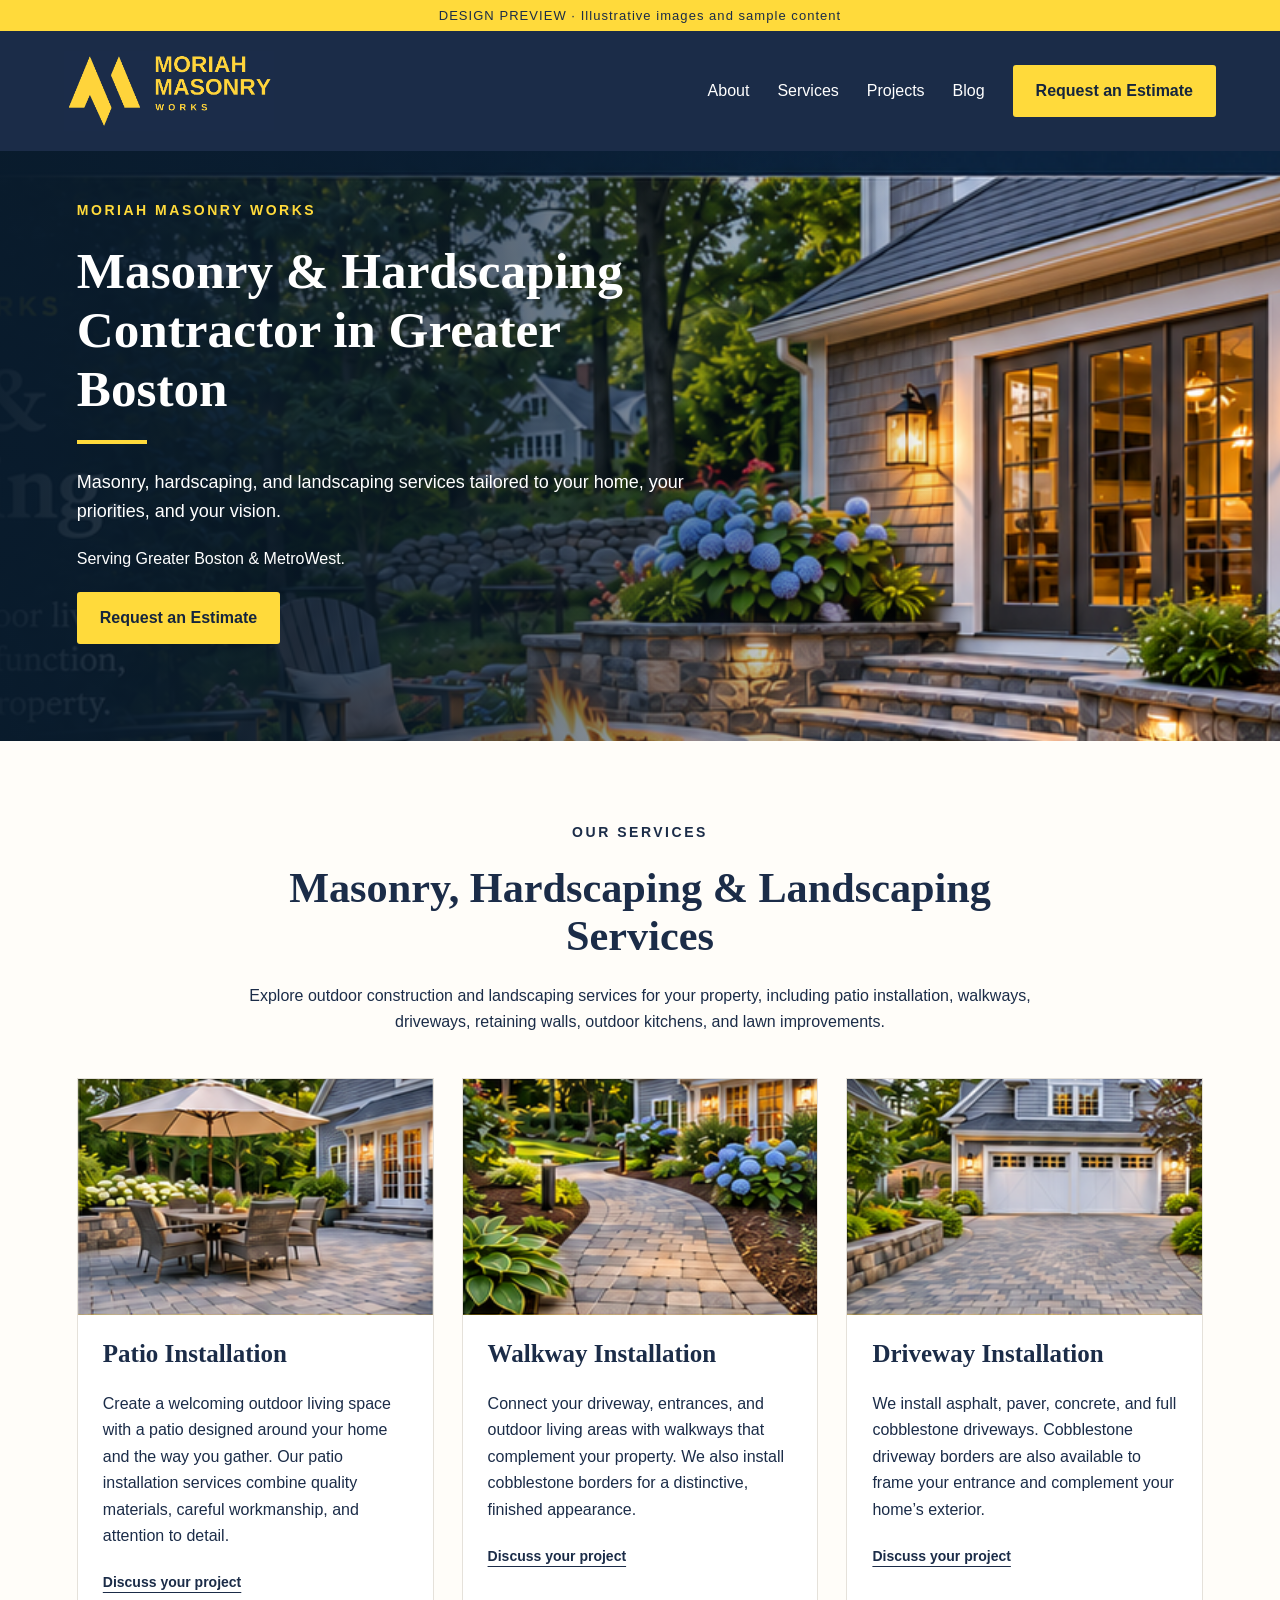
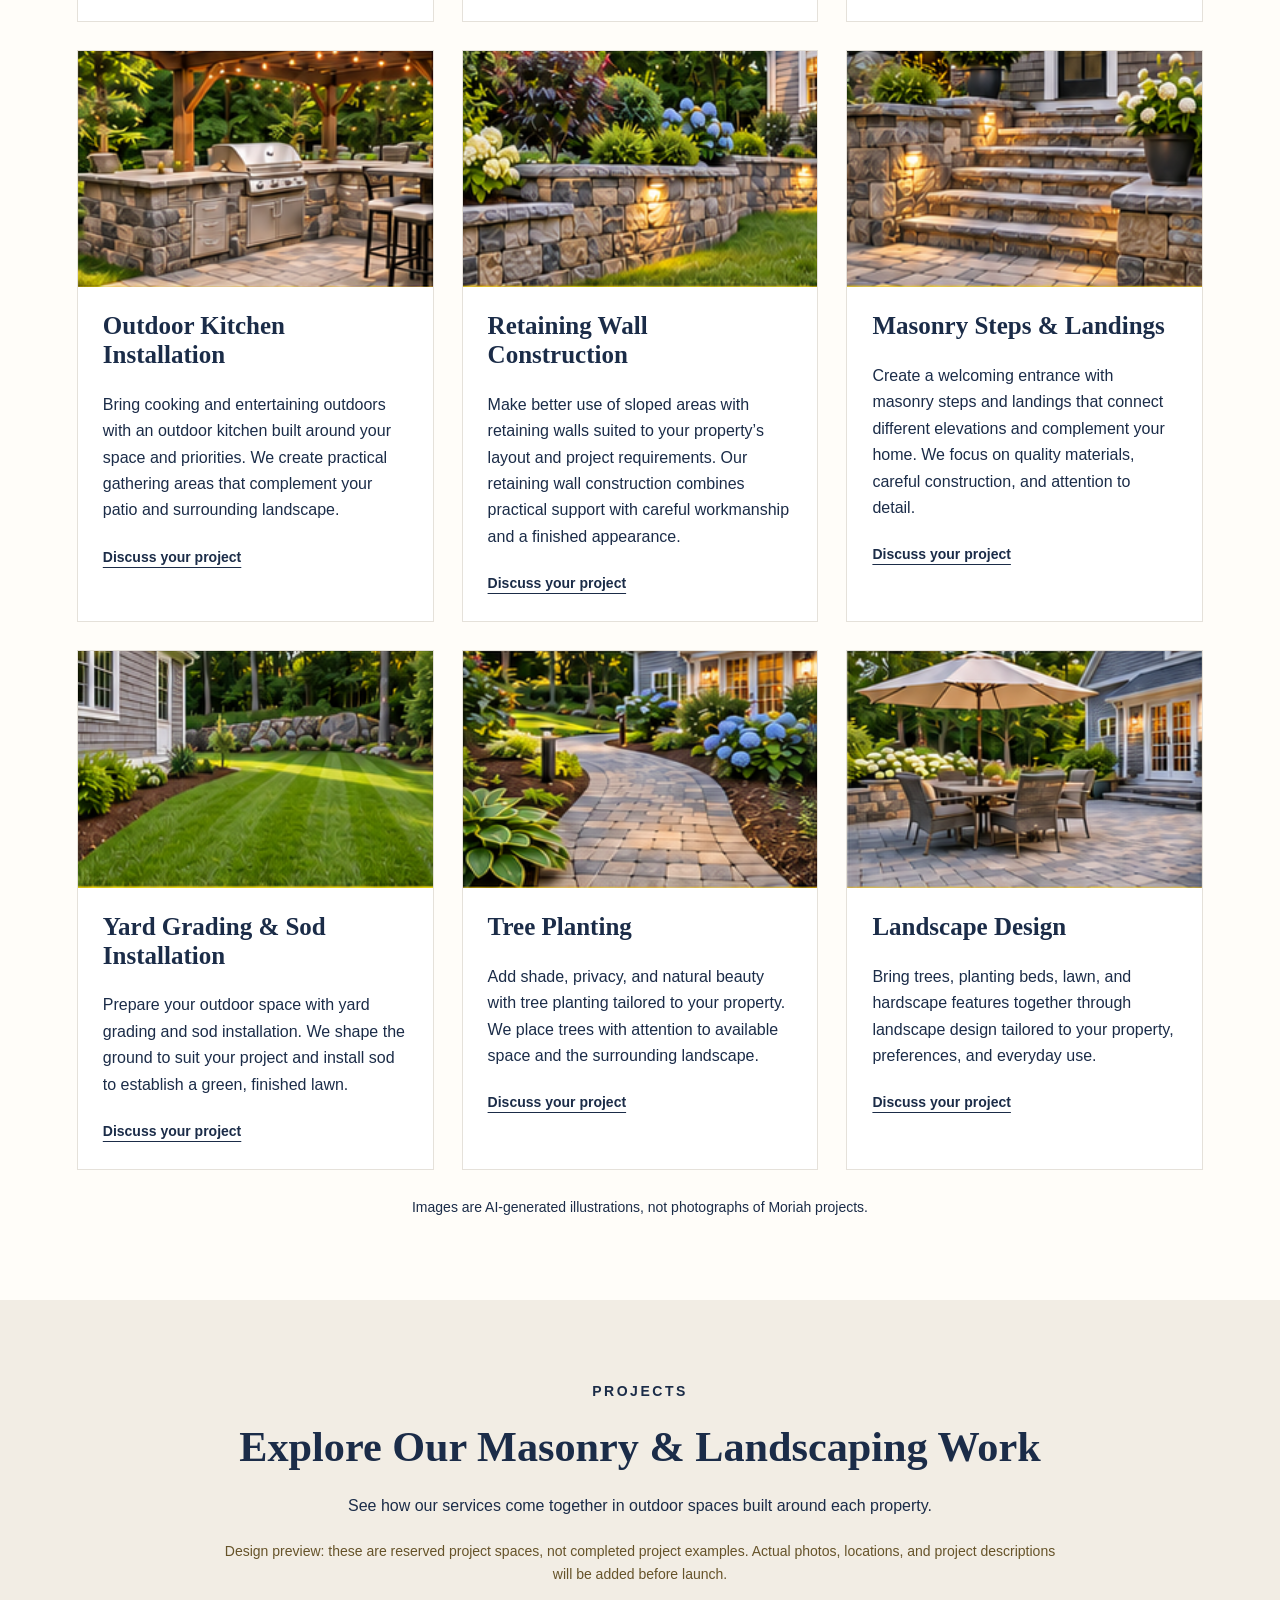
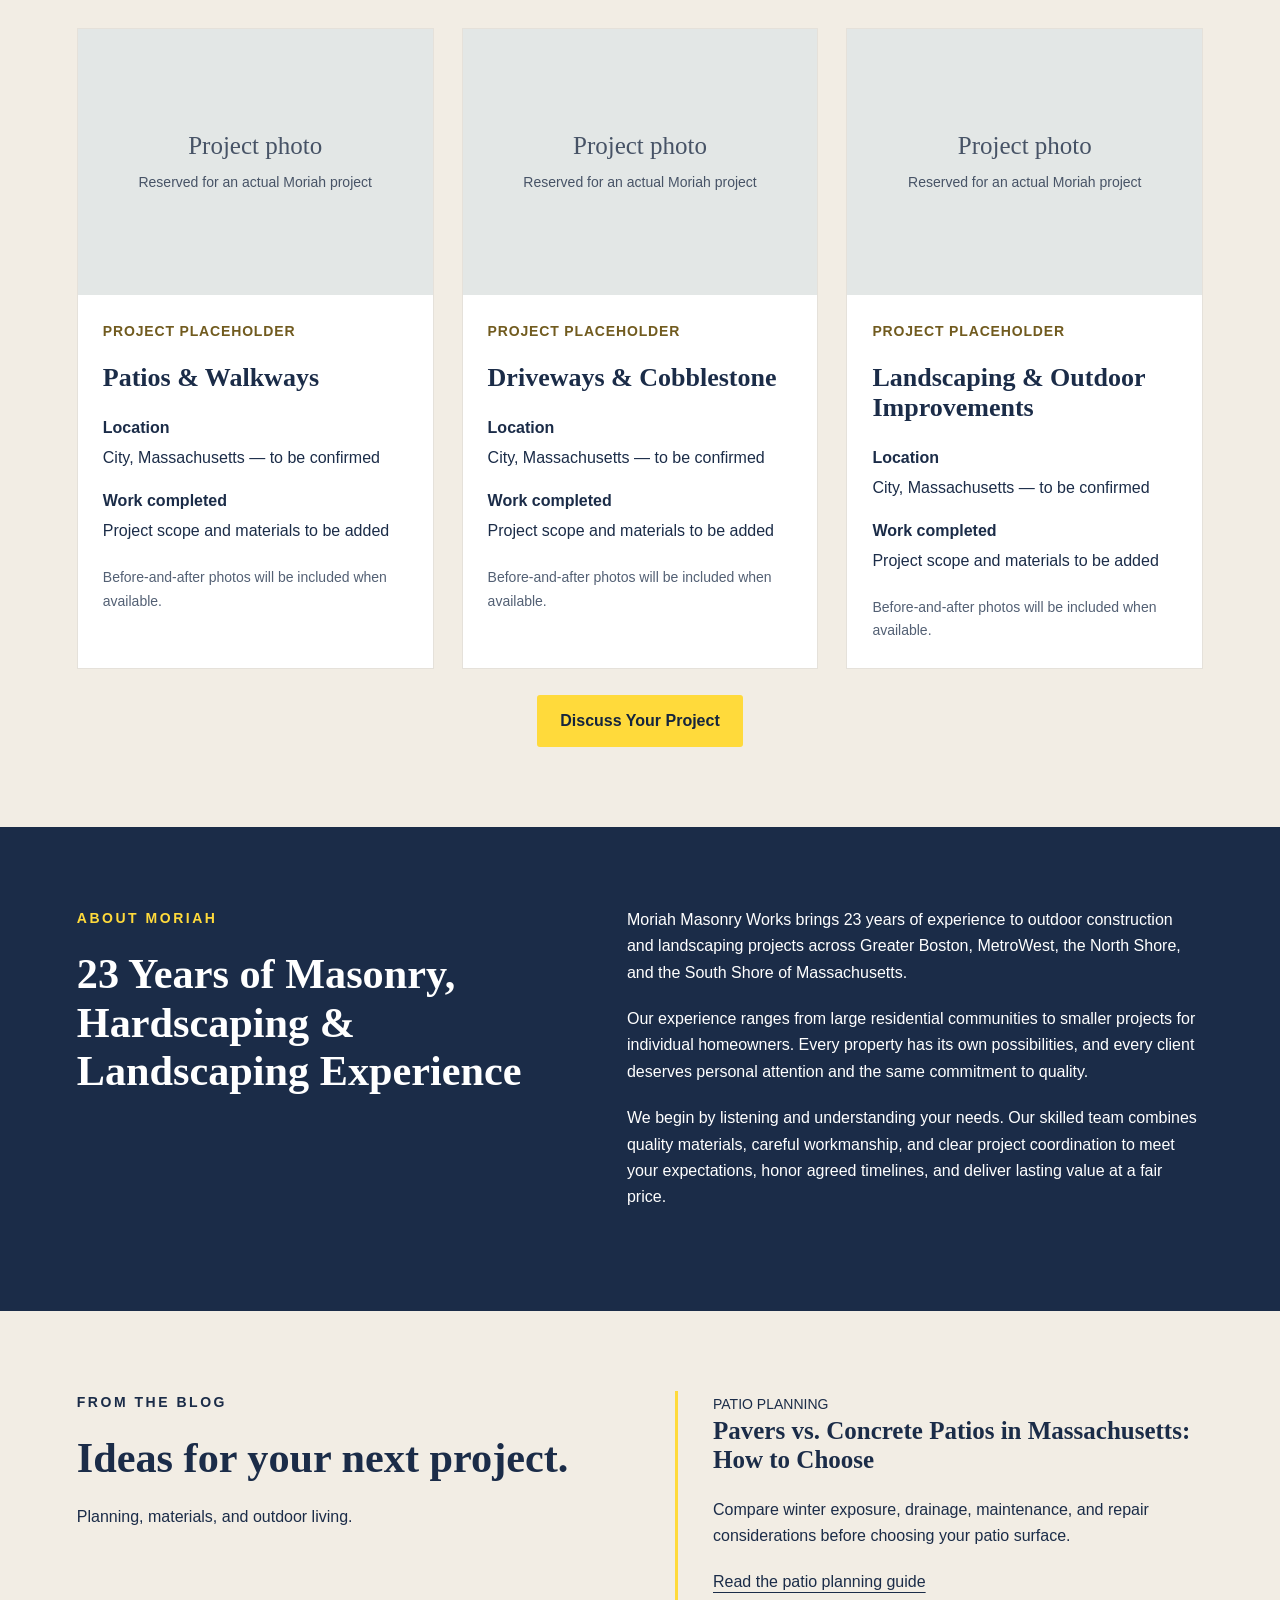
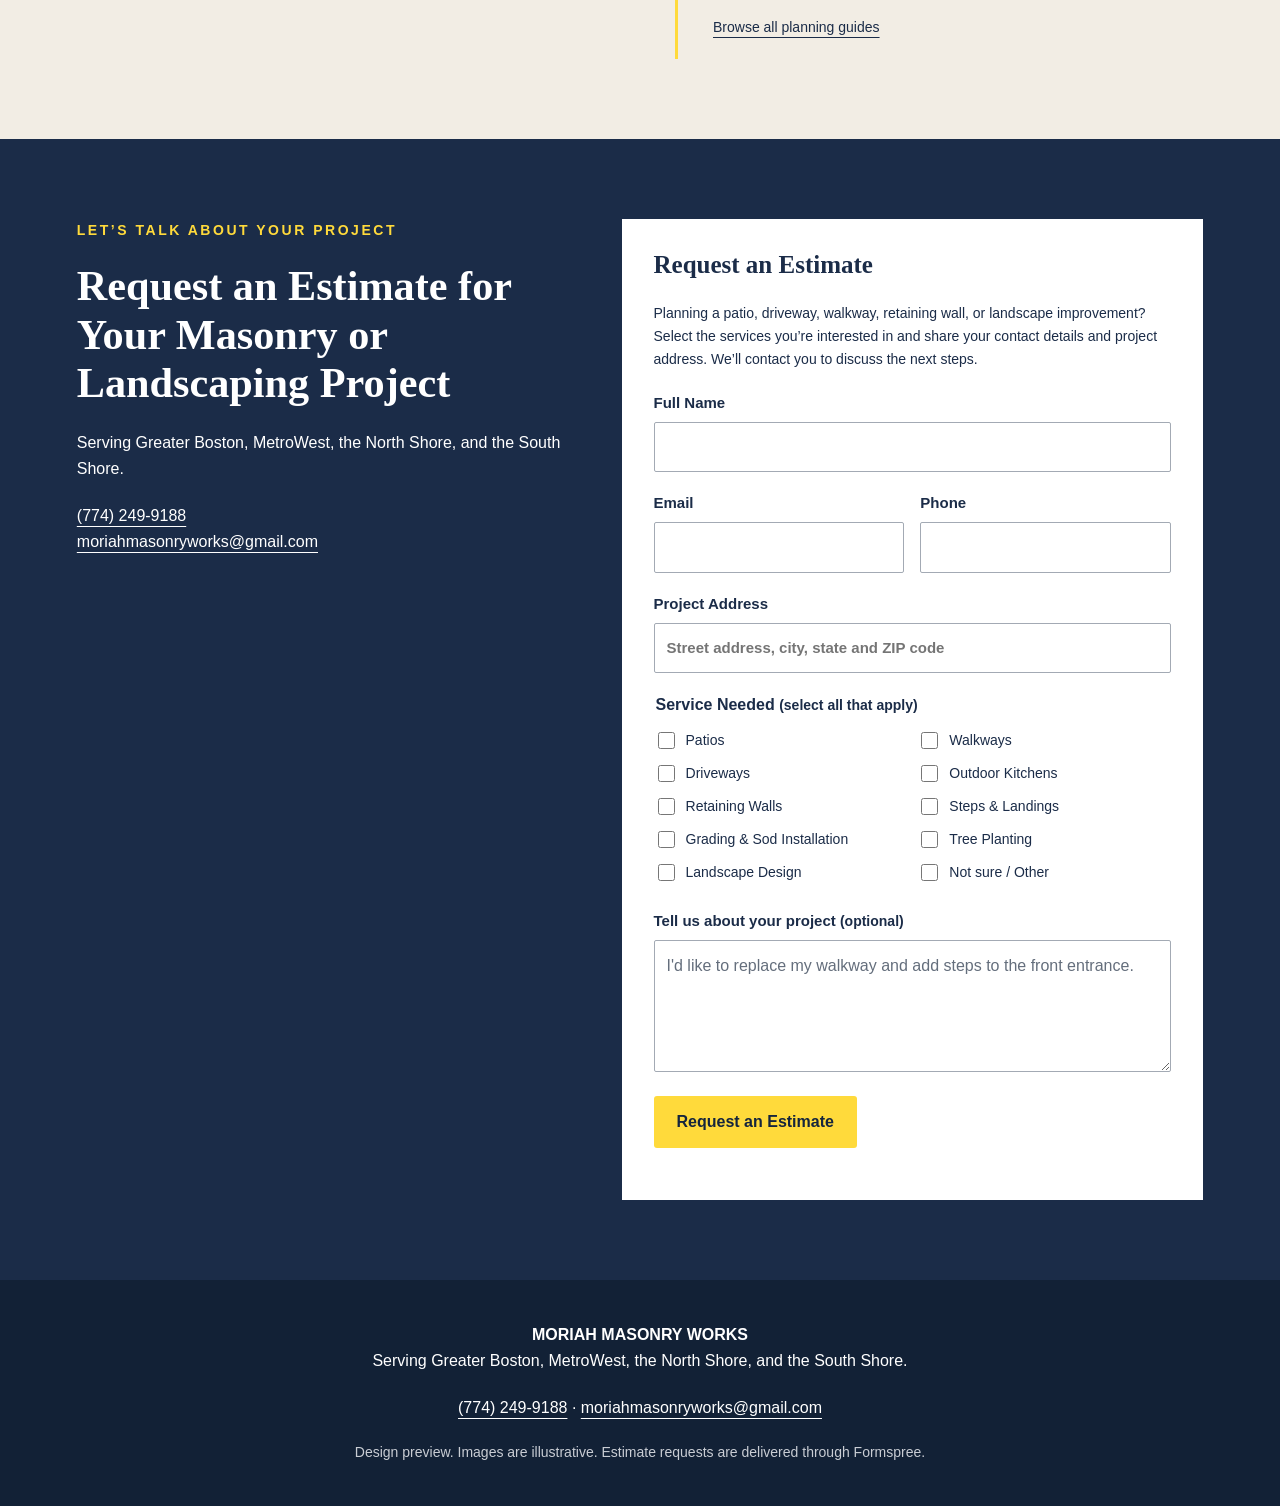
<file: index.html>
<!doctype html><html lang="en"><head><meta charset="utf-8"><meta name="viewport" content="width=device-width,initial-scale=1"><meta name="robots" content="noindex,nofollow"><title>Masonry &amp; Hardscaping in Greater Boston | Moriah</title><meta name="description" content="Moriah Masonry Works offers masonry, hardscaping and landscaping in Greater Boston and MetroWest. Explore our services and request an estimate."><link rel="stylesheet" href="styles.css"><meta property="og:title" content="Masonry &amp; Hardscaping in Greater Boston | Moriah"><meta property="og:description" content="Moriah Masonry Works offers masonry, hardscaping and landscaping in Greater Boston and MetroWest. Explore our services and request an estimate."><meta property="og:type" content="website"><meta property="og:site_name" content="Moriah Masonry Works"><meta property="og:locale" content="en_US"></head><body><a class="skip" href="#main">Skip to content</a><div class="preview">DESIGN PREVIEW · Illustrative images and sample content</div><header><a class="brand" href="index.html" aria-label="Moriah Masonry Works home"><img src="assets/brand.png" alt="Moriah Masonry Works"></a><button class="menu" aria-expanded="false" aria-controls="nav">Menu</button><nav id="nav"><a href="index.html#about">About</a><a href="index.html#services">Services</a><a href="index.html#projects">Projects</a><a href="blog.html">Blog</a><a class="button" href="index.html#contact">Request an Estimate</a></nav></header><main id="main"><section class="hero"><div class="heroimage" aria-hidden="true"><img src="assets/layout-reference.png" alt=""></div><div class="herocopy"><p class="eyebrow">MORIAH MASONRY WORKS</p><h1>Masonry &amp; Hardscaping Contractor in Greater Boston</h1><span class="rule"></span><p>Masonry, hardscaping, and landscaping services tailored to your home, your priorities, and your vision.</p><p class="heroarea">Serving Greater Boston &amp; MetroWest.</p><a class="button" href="#contact">Request an Estimate</a></div></section><section id="services" class="section"><div class="sectionhead"><p class="eyebrow">OUR SERVICES</p><h2>Masonry, Hardscaping &amp; Landscaping Services</h2><p>Explore outdoor construction and landscaping services for your property, including patio installation, walkways, driveways, retaining walls, outdoor kitchens, and lawn improvements.</p></div><div class="services"><article class="service"><div class="photo " role="img" aria-label="AI-generated illustrative outdoor space"><img src="assets/layout-reference.png" alt="" style="width:436.144578313253%;left:-18.87550200803213%;top:-445.55555555555554%;height:804.4444444444445%" loading="lazy"></div><div class="cardbody"><h3>Patio Installation</h3><p>Create a welcoming outdoor living space with a patio designed around your home and the way you gather. Our patio installation services combine quality materials, careful workmanship, and attention to detail.</p><a href="#contact">Discuss your project</a></div></article><article class="service"><div class="photo " role="img" aria-label="AI-generated illustrative outdoor space"><img src="assets/layout-reference.png" alt="" style="width:476.3157894736843%;left:-135.08771929824562%;top:-445.55555555555554%;height:804.4444444444445%" loading="lazy"></div><div class="cardbody"><h3>Walkway Installation</h3><p>Connect your driveway, entrances, and outdoor living areas with walkways that complement your property. We also install cobblestone borders for a distinctive, finished appearance.</p><a href="#contact">Discuss your project</a></div></article><article class="service"><div class="photo " role="img" aria-label="AI-generated illustrative outdoor space"><img src="assets/layout-reference.png" alt="" style="width:482.6666666666667%;left:-244.88888888888889%;top:-445.55555555555554%;height:804.4444444444445%" loading="lazy"></div><div class="cardbody"><h3>Driveway Installation</h3><p>We install asphalt, paver, concrete, and full cobblestone driveways. Cobblestone driveway borders are also available to frame your entrance and complement your home’s exterior.</p><a href="#contact">Discuss your project</a></div></article><article class="service"><div class="photo " role="img" aria-label="AI-generated illustrative outdoor space"><img src="assets/layout-reference.png" alt="" style="width:439.67611336032394%;left:-320.2429149797571%;top:-445.55555555555554%;height:804.4444444444445%" loading="lazy"></div><div class="cardbody"><h3>Outdoor Kitchen Installation</h3><p>Bring cooking and entertaining outdoors with an outdoor kitchen built around your space and priorities. We create practical gathering areas that complement your patio and surrounding landscape.</p><a href="#contact">Discuss your project</a></div></article><article class="service"><div class="photo " role="img" aria-label="AI-generated illustrative outdoor space"><img src="assets/layout-reference.png" alt="" style="width:381.05263157894734%;left:-37.54385964912281%;top:-654.6583850931677%;height:899.3788819875776%" loading="lazy"></div><div class="cardbody"><h3>Retaining Wall Construction</h3><p>Make better use of sloped areas with retaining walls suited to your property’s layout and project requirements. Our retaining wall construction combines practical support with careful workmanship and a finished appearance.</p><a href="#contact">Discuss your project</a></div></article><article class="service"><div class="photo " role="img" aria-label="AI-generated illustrative outdoor space"><img src="assets/layout-reference.png" alt="" style="width:402.22222222222223%;left:-151.11111111111111%;top:-654.6583850931677%;height:899.3788819875776%" loading="lazy"></div><div class="cardbody"><h3>Masonry Steps &amp; Landings</h3><p>Create a welcoming entrance with masonry steps and landings that connect different elevations and complement your home. We focus on quality materials, careful construction, and attention to detail.</p><a href="#contact">Discuss your project</a></div></article><article class="service"><div class="photo " role="img" aria-label="AI-generated illustrative outdoor space"><img src="assets/layout-reference.png" alt="" style="width:383.74558303886926%;left:-245.58303886925796%;top:-654.6583850931677%;height:899.3788819875776%" loading="lazy"></div><div class="cardbody"><h3>Yard Grading &amp; Sod Installation</h3><p>Prepare your outdoor space with yard grading and sod installation. We shape the ground to suit your project and install sod to establish a green, finished lawn.</p><a href="#contact">Discuss your project</a></div></article><article class="service"><div class="photo " role="img" aria-label="AI-generated illustrative outdoor space"><img src="assets/layout-reference.png" alt="" style="width:476.3157894736843%;left:-135.08771929824562%;top:-445.55555555555554%;height:804.4444444444445%" loading="lazy"></div><div class="cardbody"><h3>Tree Planting</h3><p>Add shade, privacy, and natural beauty with tree planting tailored to your property. We place trees with attention to available space and the surrounding landscape.</p><a href="#contact">Discuss your project</a></div></article><article class="service"><div class="photo " role="img" aria-label="AI-generated illustrative outdoor space"><img src="assets/layout-reference.png" alt="" style="width:436.144578313253%;left:-18.87550200803213%;top:-445.55555555555554%;height:804.4444444444445%" loading="lazy"></div><div class="cardbody"><h3>Landscape Design</h3><p>Bring trees, planting beds, lawn, and hardscape features together through landscape design tailored to your property, preferences, and everyday use.</p><a href="#contact">Discuss your project</a></div></article></div><p class="small center">Images are AI-generated illustrations, not photographs of Moriah projects.</p></section><!-- Restore after genuine client testimonials and project photos are approved. -->
<template id="pending-testimonials"><section id="reviews" class="section"><div class="sectionhead"><p class="eyebrow">CLIENT EXPERIENCES</p><h2>What Our Clients Say</h2><p>See the transformation. Hear the experience.</p><p class="small">Layout demonstration: sample testimonials and reserved photo spaces. Each published review will be paired with before-and-after photos of the same project.</p></div><div class="review-projects"><article class="review-project"><div class="comparison"><div class="comparison-slot"><span class="comparison-label">BEFORE</span><div class="photo-placeholder"><span>Before photo</span><small>Real project photo to be added</small></div></div><div class="comparison-slot"><span class="comparison-label">AFTER</span><div class="photo-placeholder after-placeholder"><span>After photo</span><small>Real project photo to be added</small></div></div></div><div class="review-copy"><p class="sample-label">SAMPLE TESTIMONIAL · LAYOUT PREVIEW ONLY</p><blockquote>“They listened carefully to what we wanted and kept us informed throughout the project.”</blockquote><p class="review-project-title">Patio project</p><p class="small">Client name and city to be added</p></div></article><article class="review-project"><div class="comparison"><div class="comparison-slot"><span class="comparison-label">BEFORE</span><div class="photo-placeholder"><span>Before photo</span><small>Real project photo to be added</small></div></div><div class="comparison-slot"><span class="comparison-label">AFTER</span><div class="photo-placeholder after-placeholder"><span>After photo</span><small>Real project photo to be added</small></div></div></div><div class="review-copy"><p class="sample-label">SAMPLE TESTIMONIAL · LAYOUT PREVIEW ONLY</p><blockquote>“The attention to detail made our new outdoor space feel like a natural part of our home.”</blockquote><p class="review-project-title">Walkway project</p><p class="small">Client name and city to be added</p></div></article><article class="review-project"><div class="comparison"><div class="comparison-slot"><span class="comparison-label">BEFORE</span><div class="photo-placeholder"><span>Before photo</span><small>Real project photo to be added</small></div></div><div class="comparison-slot"><span class="comparison-label">AFTER</span><div class="photo-placeholder after-placeholder"><span>After photo</span><small>Real project photo to be added</small></div></div></div><div class="review-copy"><p class="sample-label">SAMPLE TESTIMONIAL · LAYOUT PREVIEW ONLY</p><blockquote>“The team was organized, communicated clearly, and respected the agreed schedule.”</blockquote><p class="review-project-title">Entrance project</p><p class="small">Client name and city to be added</p></div></article></div></section></template>
<section id="projects" class="section portfolio" aria-labelledby="projects-title"><div class="sectionhead"><p class="eyebrow">PROJECTS</p><h2 id="projects-title">Explore Our Masonry &amp; Landscaping Work</h2><p>See how our services come together in outdoor spaces built around each property.</p><p class="small portfolio-notice">Design preview: these are reserved project spaces, not completed project examples. Actual photos, locations, and project descriptions will be added before launch.</p></div><div class="portfolio-grid"><article class="portfolio-card"><div class="portfolio-photo"><span>Project photo</span><small>Reserved for an actual Moriah project</small></div><div class="portfolio-copy"><p class="portfolio-draft">PROJECT PLACEHOLDER</p><h3>Patios &amp; Walkways</h3><dl><div><dt>Location</dt><dd>City, Massachusetts — to be confirmed</dd></div><div><dt>Work completed</dt><dd>Project scope and materials to be added</dd></div></dl><p class="small">Before-and-after photos will be included when available.</p></div></article><article class="portfolio-card"><div class="portfolio-photo"><span>Project photo</span><small>Reserved for an actual Moriah project</small></div><div class="portfolio-copy"><p class="portfolio-draft">PROJECT PLACEHOLDER</p><h3>Driveways &amp; Cobblestone</h3><dl><div><dt>Location</dt><dd>City, Massachusetts — to be confirmed</dd></div><div><dt>Work completed</dt><dd>Project scope and materials to be added</dd></div></dl><p class="small">Before-and-after photos will be included when available.</p></div></article><article class="portfolio-card"><div class="portfolio-photo"><span>Project photo</span><small>Reserved for an actual Moriah project</small></div><div class="portfolio-copy"><p class="portfolio-draft">PROJECT PLACEHOLDER</p><h3>Landscaping &amp; Outdoor Improvements</h3><dl><div><dt>Location</dt><dd>City, Massachusetts — to be confirmed</dd></div><div><dt>Work completed</dt><dd>Project scope and materials to be added</dd></div></dl><p class="small">Before-and-after photos will be included when available.</p></div></article></div><p class="center"><a class="button" href="#contact">Discuss Your Project</a></p></section><section id="about" class="section about"><div><p class="eyebrow">ABOUT MORIAH</p><h2>23 Years of Masonry, Hardscaping &amp; Landscaping Experience</h2></div><div><p>Moriah Masonry Works brings 23 years of experience to outdoor construction and landscaping projects across Greater Boston, MetroWest, the North Shore, and the South Shore of Massachusetts.</p><p>Our experience ranges from large residential communities to smaller projects for individual homeowners. Every property has its own possibilities, and every client deserves personal attention and the same commitment to quality.</p><p>We begin by listening and understanding your needs. Our skilled team combines quality materials, careful workmanship, and clear project coordination to meet your expectations, honor agreed timelines, and deliver lasting value at a fair price.</p></div></section><section class="section blogsection"><div><p class="eyebrow">FROM THE BLOG</p><h2>Ideas for your next project.</h2><p>Planning, materials, and outdoor living.</p></div><article><span class="small">PATIO PLANNING</span><h3>Pavers vs. Concrete Patios in Massachusetts: How to Choose</h3><p>Compare winter exposure, drainage, maintenance, and repair considerations before choosing your patio surface.</p><a href="pavers-vs-concrete-patios-massachusetts.html">Read the patio planning guide</a><p class="small" style="margin-top:20px"><a href="blog.html">Browse all planning guides</a></p></article></section><section id="contact" class="section contact"><div><p class="eyebrow">LET’S TALK ABOUT YOUR PROJECT</p><h2>Request an Estimate for Your Masonry or Landscaping Project</h2><p>Serving Greater Boston, MetroWest, the North Shore, and the South Shore.</p><p><a href="tel:+17742499188">(774) 249-9188</a><br><a href="mailto:moriahmasonryworks@gmail.com">moriahmasonryworks@gmail.com</a></p></div><form id="estimate" action="https://formspree.io/f/xjywodyv" method="POST"><h3>Request an Estimate</h3><p class="small">Planning a patio, driveway, walkway, retaining wall, or landscape improvement? Select the services you’re interested in and share your contact details and project address. We’ll contact you to discuss the next steps.</p><label>Full Name<input autocomplete="name" name="name" required></label><div class="fields"><label>Email<input type="email" autocomplete="email" name="email" required></label><label>Phone<input type="tel" autocomplete="tel" name="phone" required></label></div><label>Project Address<input autocomplete="street-address" name="address" placeholder="Street address, city, state and ZIP code" required></label><fieldset><legend>Service Needed <span class="small">(select all that apply)</span></legend><div class="checks"><label class="check"><input type="checkbox" name="service" value="Patios"> Patios</label><label class="check"><input type="checkbox" name="service" value="Walkways"> Walkways</label><label class="check"><input type="checkbox" name="service" value="Driveways"> Driveways</label><label class="check"><input type="checkbox" name="service" value="Outdoor Kitchens"> Outdoor Kitchens</label><label class="check"><input type="checkbox" name="service" value="Retaining Walls"> Retaining Walls</label><label class="check"><input type="checkbox" name="service" value="Steps & Landings"> Steps & Landings</label><label class="check"><input type="checkbox" name="service" value="Grading & Sod Installation"> Grading & Sod Installation</label><label class="check"><input type="checkbox" name="service" value="Tree Planting"> Tree Planting</label><label class="check"><input type="checkbox" name="service" value="Landscape Design"> Landscape Design</label><label class="check"><input type="checkbox" name="service" value="Other"> Not sure / Other</label></div></fieldset><label for="project-description">Tell us about your project <span class="small">(optional)</span></label><textarea id="project-description" name="project_description" rows="4" placeholder="I&#39;d like to replace my walkway and add steps to the front entrance."></textarea><button class="button" type="submit">Request an Estimate</button><p id="formstatus" role="status"></p></form></section></main><footer><strong>MORIAH MASONRY WORKS</strong><p>Serving Greater Boston, MetroWest, the North Shore, and the South Shore.</p><a href="tel:+17742499188">(774) 249-9188</a> · <a href="mailto:moriahmasonryworks@gmail.com">moriahmasonryworks@gmail.com</a><p class="small">Design preview. Images are illustrative. Estimate requests are delivered through Formspree.</p></footer><script src="app.js"></script></body></html>
</file>
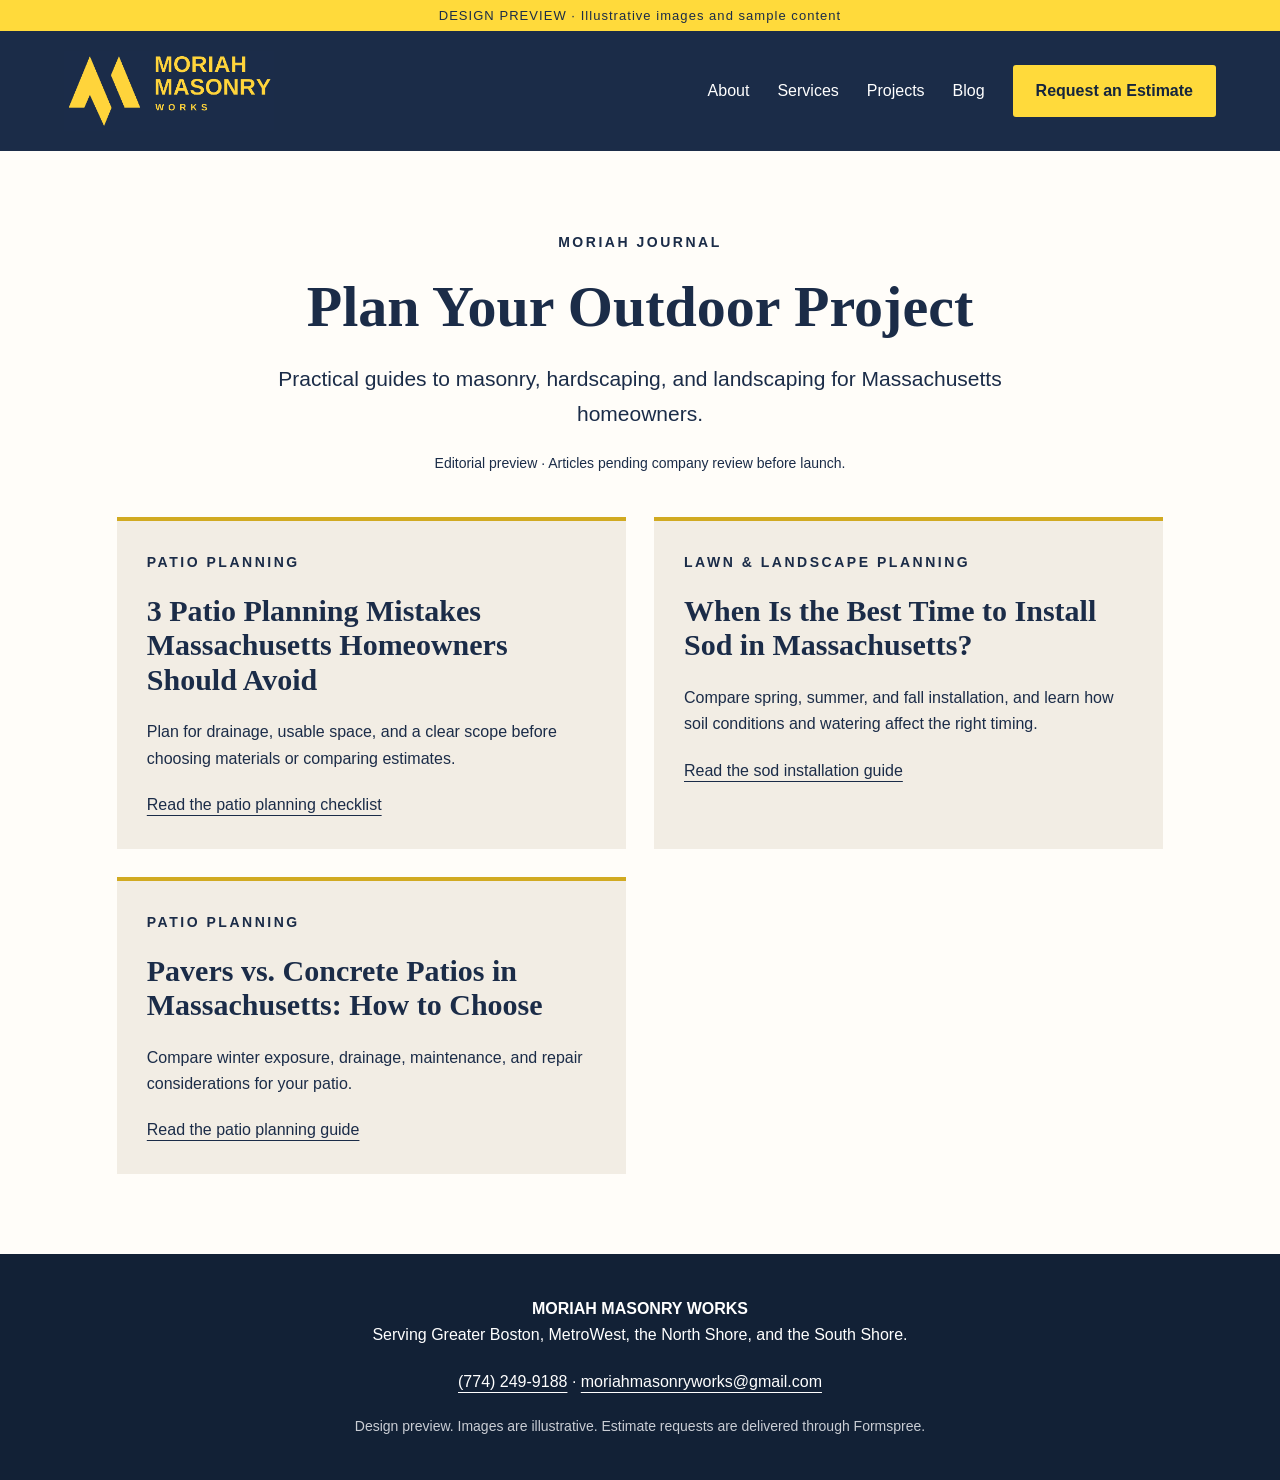
<file: blog.html>
<!doctype html><html lang="en"><head><meta charset="utf-8"><meta name="viewport" content="width=device-width,initial-scale=1"><meta name="robots" content="noindex,nofollow"><title>Hardscaping &amp; Landscaping Blog for Massachusetts | Moriah</title><meta name="description" content="Explore guides to patios, sod installation and outdoor project planning for Massachusetts homeowners, from Moriah Masonry Works."><link rel="stylesheet" href="styles.css"><meta property="og:title" content="Hardscaping &amp; Landscaping Blog for Massachusetts | Moriah"><meta property="og:description" content="Explore guides to patios, sod installation and outdoor project planning for Massachusetts homeowners, from Moriah Masonry Works."><meta property="og:type" content="website"><meta property="og:site_name" content="Moriah Masonry Works"><meta property="og:locale" content="en_US"></head><body><a class="skip" href="#main">Skip to content</a><div class="preview">DESIGN PREVIEW · Illustrative images and sample content</div><header><a class="brand" href="index.html" aria-label="Moriah Masonry Works home"><img src="assets/brand.png" alt="Moriah Masonry Works"></a><button class="menu" aria-expanded="false" aria-controls="nav">Menu</button><nav id="nav"><a href="index.html#about">About</a><a href="index.html#services">Services</a><a href="index.html#projects">Projects</a><a href="blog.html">Blog</a><a class="button" href="index.html#contact">Request an Estimate</a></nav></header><main id="main" class="section journal-index"><div class="sectionhead"><p class="eyebrow">MORIAH JOURNAL</p><h1>Plan Your Outdoor Project</h1><p class="lead">Practical guides to masonry, hardscaping, and landscaping for Massachusetts homeowners.</p><p class="small">Editorial preview · Articles pending company review before launch.</p></div><div class="journal-grid"><article class="journal-card"><p class="eyebrow">PATIO PLANNING</p><h2><a href="patio-planning-mistakes-massachusetts.html">3 Patio Planning Mistakes Massachusetts Homeowners Should Avoid</a></h2><p>Plan for drainage, usable space, and a clear scope before choosing materials or comparing estimates.</p><a href="patio-planning-mistakes-massachusetts.html">Read the patio planning checklist</a></article><article class="journal-card"><p class="eyebrow">LAWN &amp; LANDSCAPE PLANNING</p><h2><a href="sod-installation-massachusetts.html">When Is the Best Time to Install Sod in Massachusetts?</a></h2><p>Compare spring, summer, and fall installation, and learn how soil conditions and watering affect the right timing.</p><a href="sod-installation-massachusetts.html">Read the sod installation guide</a></article><article class="journal-card"><p class="eyebrow">PATIO PLANNING</p><h2><a href="pavers-vs-concrete-patios-massachusetts.html">Pavers vs. Concrete Patios in Massachusetts: How to Choose</a></h2><p>Compare winter exposure, drainage, maintenance, and repair considerations for your patio.</p><a href="pavers-vs-concrete-patios-massachusetts.html">Read the patio planning guide</a></article></div></main><footer><strong>MORIAH MASONRY WORKS</strong><p>Serving Greater Boston, MetroWest, the North Shore, and the South Shore.</p><a href="tel:+17742499188">(774) 249-9188</a> · <a href="mailto:moriahmasonryworks@gmail.com">moriahmasonryworks@gmail.com</a><p class="small">Design preview. Images are illustrative. Estimate requests are delivered through Formspree.</p></footer><script src="app.js"></script></body></html>
</file>
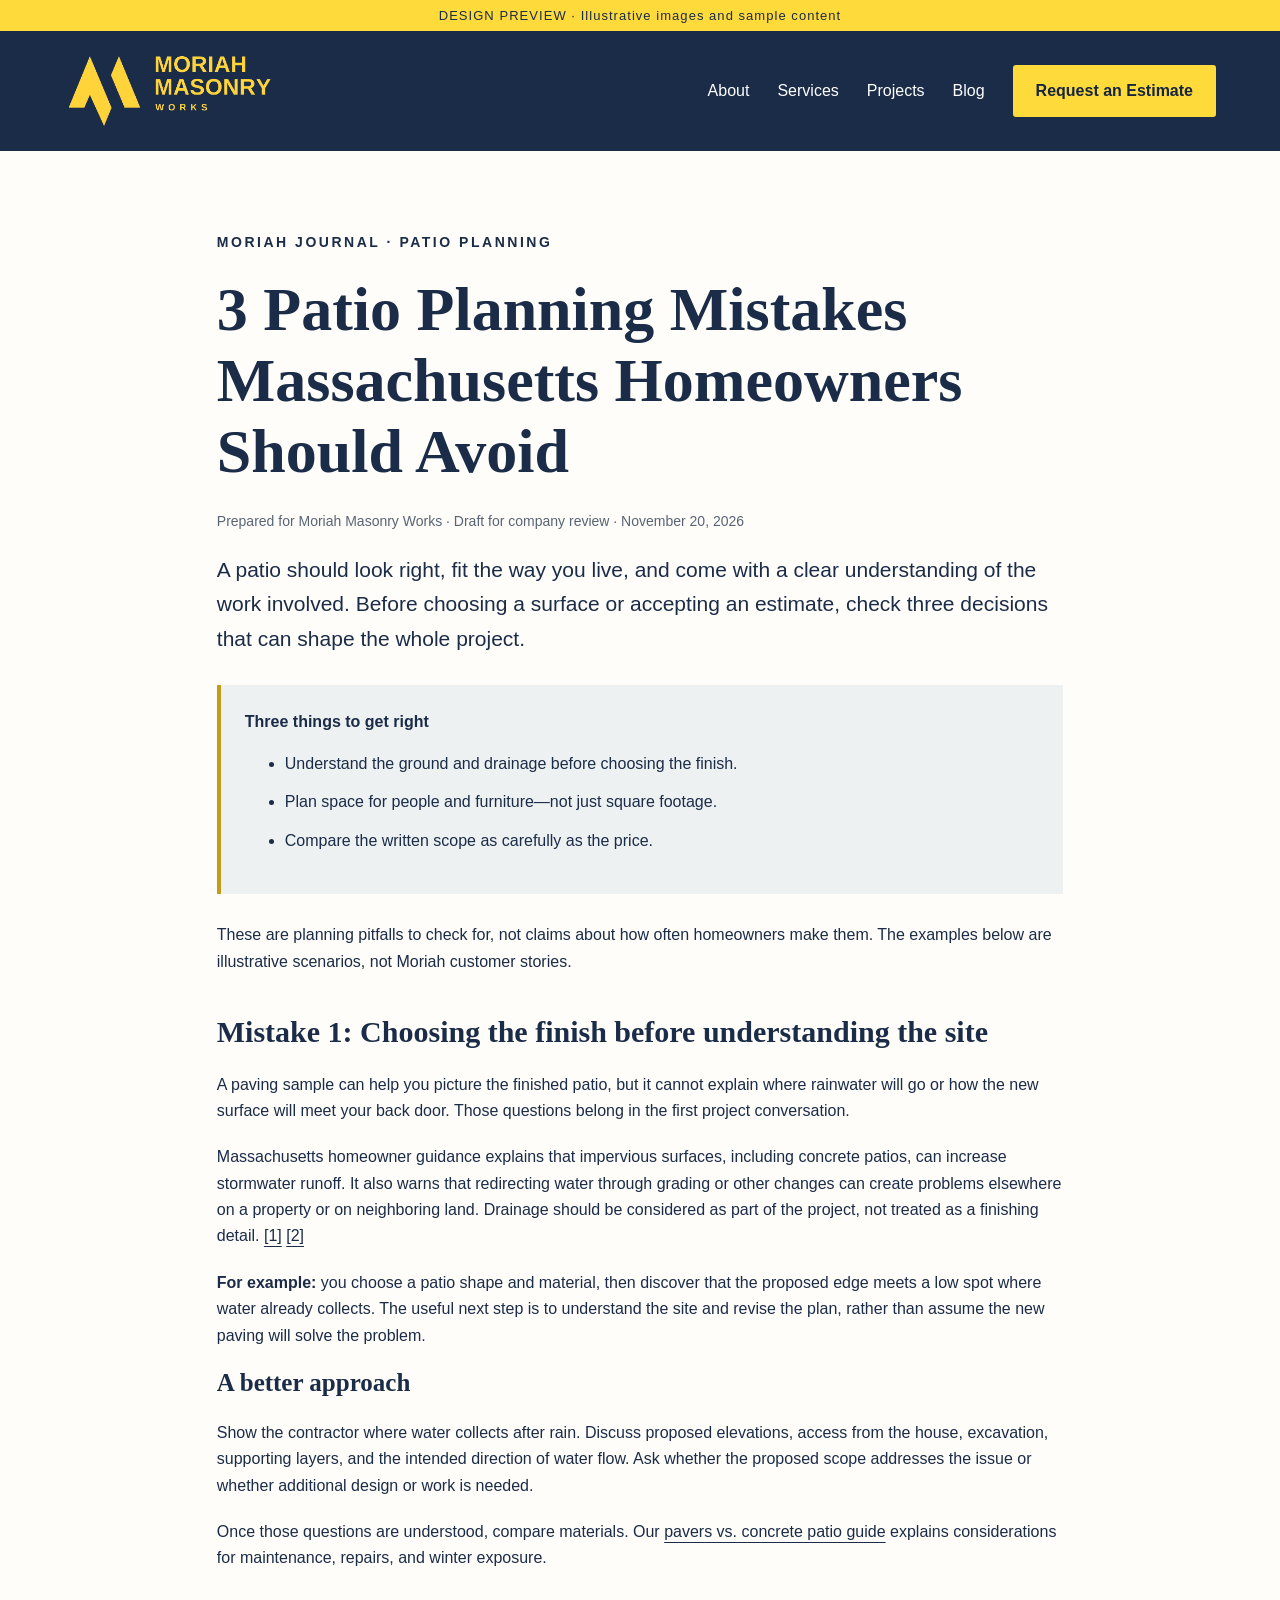
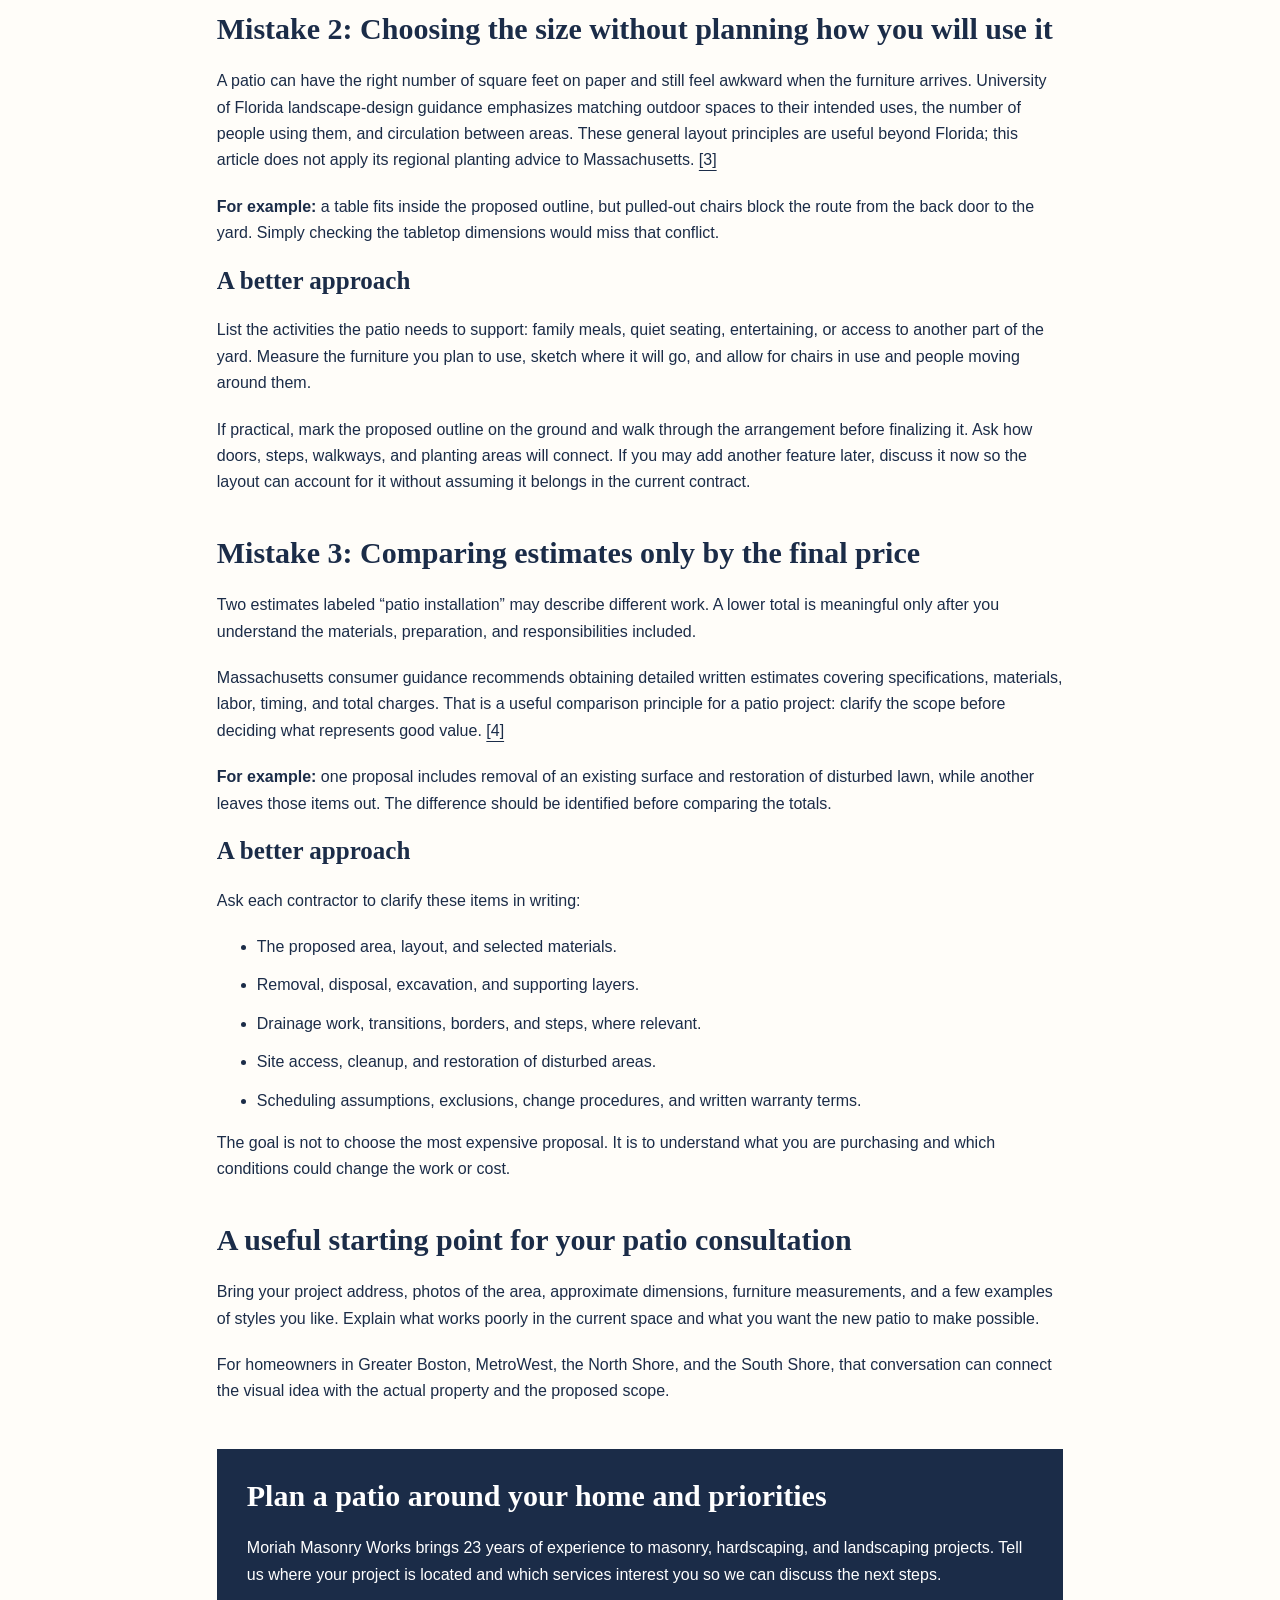
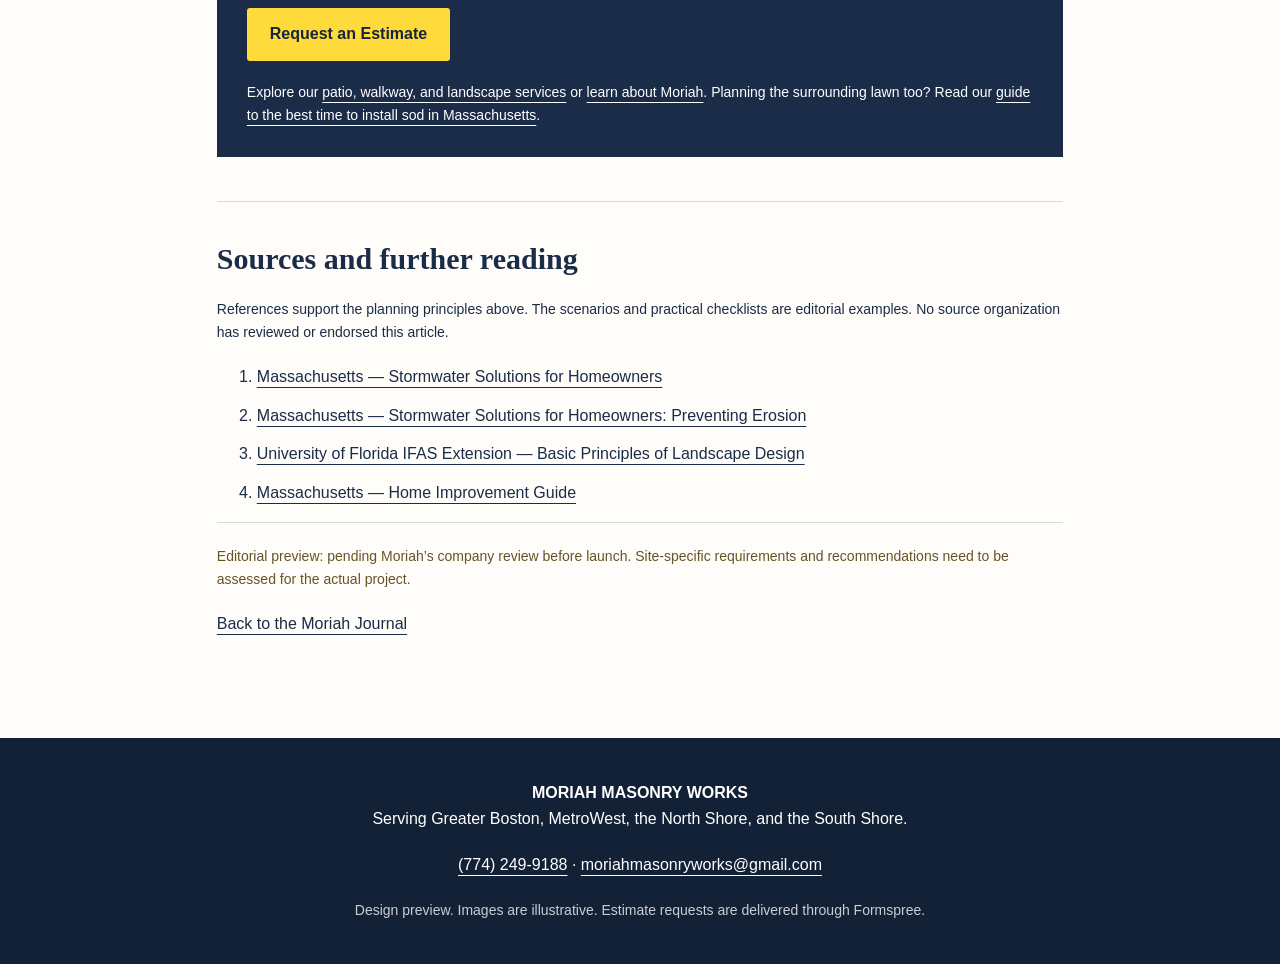
<file: patio-planning-mistakes-massachusetts.html>
<!doctype html><html lang="en"><head><meta charset="utf-8"><meta name="viewport" content="width=device-width,initial-scale=1"><meta name="robots" content="noindex,nofollow"><title>3 Patio Planning Mistakes in Massachusetts | Moriah</title><meta name="description" content="Planning a patio in Massachusetts? Avoid three mistakes involving drainage, usable space and estimates. Learn what to ask before starting."><link rel="stylesheet" href="styles.css"><meta property="og:title" content="3 Patio Planning Mistakes in Massachusetts | Moriah"><meta property="og:description" content="Planning a patio in Massachusetts? Avoid three mistakes involving drainage, usable space and estimates. Learn what to ask before starting."><meta property="og:type" content="website"><meta property="og:site_name" content="Moriah Masonry Works"><meta property="og:locale" content="en_US"></head><body><a class="skip" href="#main">Skip to content</a><div class="preview">DESIGN PREVIEW · Illustrative images and sample content</div><header><a class="brand" href="index.html" aria-label="Moriah Masonry Works home"><img src="assets/brand.png" alt="Moriah Masonry Works"></a><button class="menu" aria-expanded="false" aria-controls="nav">Menu</button><nav id="nav"><a href="index.html#about">About</a><a href="index.html#services">Services</a><a href="index.html#projects">Projects</a><a href="blog.html">Blog</a><a class="button" href="index.html#contact">Request an Estimate</a></nav></header><main id="main" class="section article"><article class="journal-post">
<p class="eyebrow">MORIAH JOURNAL · PATIO PLANNING</p>
<h1>3 Patio Planning Mistakes Massachusetts Homeowners Should Avoid</h1>
<p class="article-meta">Prepared for Moriah Masonry Works · Draft for company review · November 20, 2026</p>
<p class="lead">A patio should look right, fit the way you live, and come with a clear understanding of the work involved. Before choosing a surface or accepting an estimate, check three decisions that can shape the whole project.</p>
<div class="article-summary"><strong>Three things to get right</strong><ul><li>Understand the ground and drainage before choosing the finish.</li><li>Plan space for people and furniture—not just square footage.</li><li>Compare the written scope as carefully as the price.</li></ul></div>
<p>These are planning pitfalls to check for, not claims about how often homeowners make them. The examples below are illustrative scenarios, not Moriah customer stories.</p>
<h2 id="drainage">Mistake 1: Choosing the finish before understanding the site</h2>
<p>A paving sample can help you picture the finished patio, but it cannot explain where rainwater will go or how the new surface will meet your back door. Those questions belong in the first project conversation.</p>
<p>Massachusetts homeowner guidance explains that impervious surfaces, including concrete patios, can increase stormwater runoff. It also warns that redirecting water through grading or other changes can create problems elsewhere on a property or on neighboring land. Drainage should be considered as part of the project, not treated as a finishing detail. <a href="#source-runoff">[1]</a> <a href="#source-erosion">[2]</a></p>
<p><strong>For example:</strong> you choose a patio shape and material, then discover that the proposed edge meets a low spot where water already collects. The useful next step is to understand the site and revise the plan, rather than assume the new paving will solve the problem.</p>
<h3>A better approach</h3>
<p>Show the contractor where water collects after rain. Discuss proposed elevations, access from the house, excavation, supporting layers, and the intended direction of water flow. Ask whether the proposed scope addresses the issue or whether additional design or work is needed.</p>
<p>Once those questions are understood, compare materials. Our <a href="pavers-vs-concrete-patios-massachusetts.html">pavers vs. concrete patio guide</a> explains considerations for maintenance, repairs, and winter exposure.</p>
<h2 id="layout">Mistake 2: Choosing the size without planning how you will use it</h2>
<p>A patio can have the right number of square feet on paper and still feel awkward when the furniture arrives. University of Florida landscape-design guidance emphasizes matching outdoor spaces to their intended uses, the number of people using them, and circulation between areas. These general layout principles are useful beyond Florida; this article does not apply its regional planting advice to Massachusetts. <a href="#source-design">[3]</a></p>
<p><strong>For example:</strong> a table fits inside the proposed outline, but pulled-out chairs block the route from the back door to the yard. Simply checking the tabletop dimensions would miss that conflict.</p>
<h3>A better approach</h3>
<p>List the activities the patio needs to support: family meals, quiet seating, entertaining, or access to another part of the yard. Measure the furniture you plan to use, sketch where it will go, and allow for chairs in use and people moving around them.</p>
<p>If practical, mark the proposed outline on the ground and walk through the arrangement before finalizing it. Ask how doors, steps, walkways, and planting areas will connect. If you may add another feature later, discuss it now so the layout can account for it without assuming it belongs in the current contract.</p>
<h2 id="estimates">Mistake 3: Comparing estimates only by the final price</h2>
<p>Two estimates labeled “patio installation” may describe different work. A lower total is meaningful only after you understand the materials, preparation, and responsibilities included.</p>
<p>Massachusetts consumer guidance recommends obtaining detailed written estimates covering specifications, materials, labor, timing, and total charges. That is a useful comparison principle for a patio project: clarify the scope before deciding what represents good value. <a href="#source-estimates">[4]</a></p>
<p><strong>For example:</strong> one proposal includes removal of an existing surface and restoration of disturbed lawn, while another leaves those items out. The difference should be identified before comparing the totals.</p>
<h3>A better approach</h3>
<p>Ask each contractor to clarify these items in writing:</p>
<ul><li>The proposed area, layout, and selected materials.</li><li>Removal, disposal, excavation, and supporting layers.</li><li>Drainage work, transitions, borders, and steps, where relevant.</li><li>Site access, cleanup, and restoration of disturbed areas.</li><li>Scheduling assumptions, exclusions, change procedures, and written warranty terms.</li></ul>
<p>The goal is not to choose the most expensive proposal. It is to understand what you are purchasing and which conditions could change the work or cost.</p>
<h2>A useful starting point for your patio consultation</h2>
<p>Bring your project address, photos of the area, approximate dimensions, furniture measurements, and a few examples of styles you like. Explain what works poorly in the current space and what you want the new patio to make possible.</p>
<p>For homeowners in Greater Boston, MetroWest, the North Shore, and the South Shore, that conversation can connect the visual idea with the actual property and the proposed scope.</p>
<aside class="article-cta" aria-labelledby="patio-cta"><h2 id="patio-cta">Plan a patio around your home and priorities</h2><p>Moriah Masonry Works brings 23 years of experience to masonry, hardscaping, and landscaping projects. Tell us where your project is located and which services interest you so we can discuss the next steps.</p><a class="button" href="index.html#contact">Request an Estimate</a><p class="small">Explore our <a href="index.html#services">patio, walkway, and landscape services</a> or <a href="index.html#about">learn about Moriah</a>. Planning the surrounding lawn too? Read our <a href="sod-installation-massachusetts.html">guide to the best time to install sod in Massachusetts</a>.</p></aside>
<section class="article-sources" aria-labelledby="sources-title"><h2 id="sources-title">Sources and further reading</h2><p class="small">References support the planning principles above. The scenarios and practical checklists are editorial examples. No source organization has reviewed or endorsed this article.</p><ol><li id="source-runoff"><a href="https://www.mass.gov/info-details/stormwater-solutions-for-homeowners">Massachusetts — Stormwater Solutions for Homeowners</a></li><li id="source-erosion"><a href="https://www.mass.gov/info-details/stormwater-solutions-for-homeowners-fact-sheet-preventing-erosion">Massachusetts — Stormwater Solutions for Homeowners: Preventing Erosion</a></li><li id="source-design"><a href="https://ask.ifas.ufl.edu/publication/MG086">University of Florida IFAS Extension — Basic Principles of Landscape Design</a></li><li id="source-estimates"><a href="https://www.mass.gov/doc/home-improvement-guidepdf/download">Massachusetts — Home Improvement Guide</a></li></ol></section>
<p class="article-editorial-note small">Editorial preview: pending Moriah’s company review before launch. Site-specific requirements and recommendations need to be assessed for the actual project.</p><p><a href="blog.html">Back to the Moriah Journal</a></p>
</article>
</main><footer><strong>MORIAH MASONRY WORKS</strong><p>Serving Greater Boston, MetroWest, the North Shore, and the South Shore.</p><a href="tel:+17742499188">(774) 249-9188</a> · <a href="mailto:moriahmasonryworks@gmail.com">moriahmasonryworks@gmail.com</a><p class="small">Design preview. Images are illustrative. Estimate requests are delivered through Formspree.</p></footer><script src="app.js"></script></body></html>
</file>
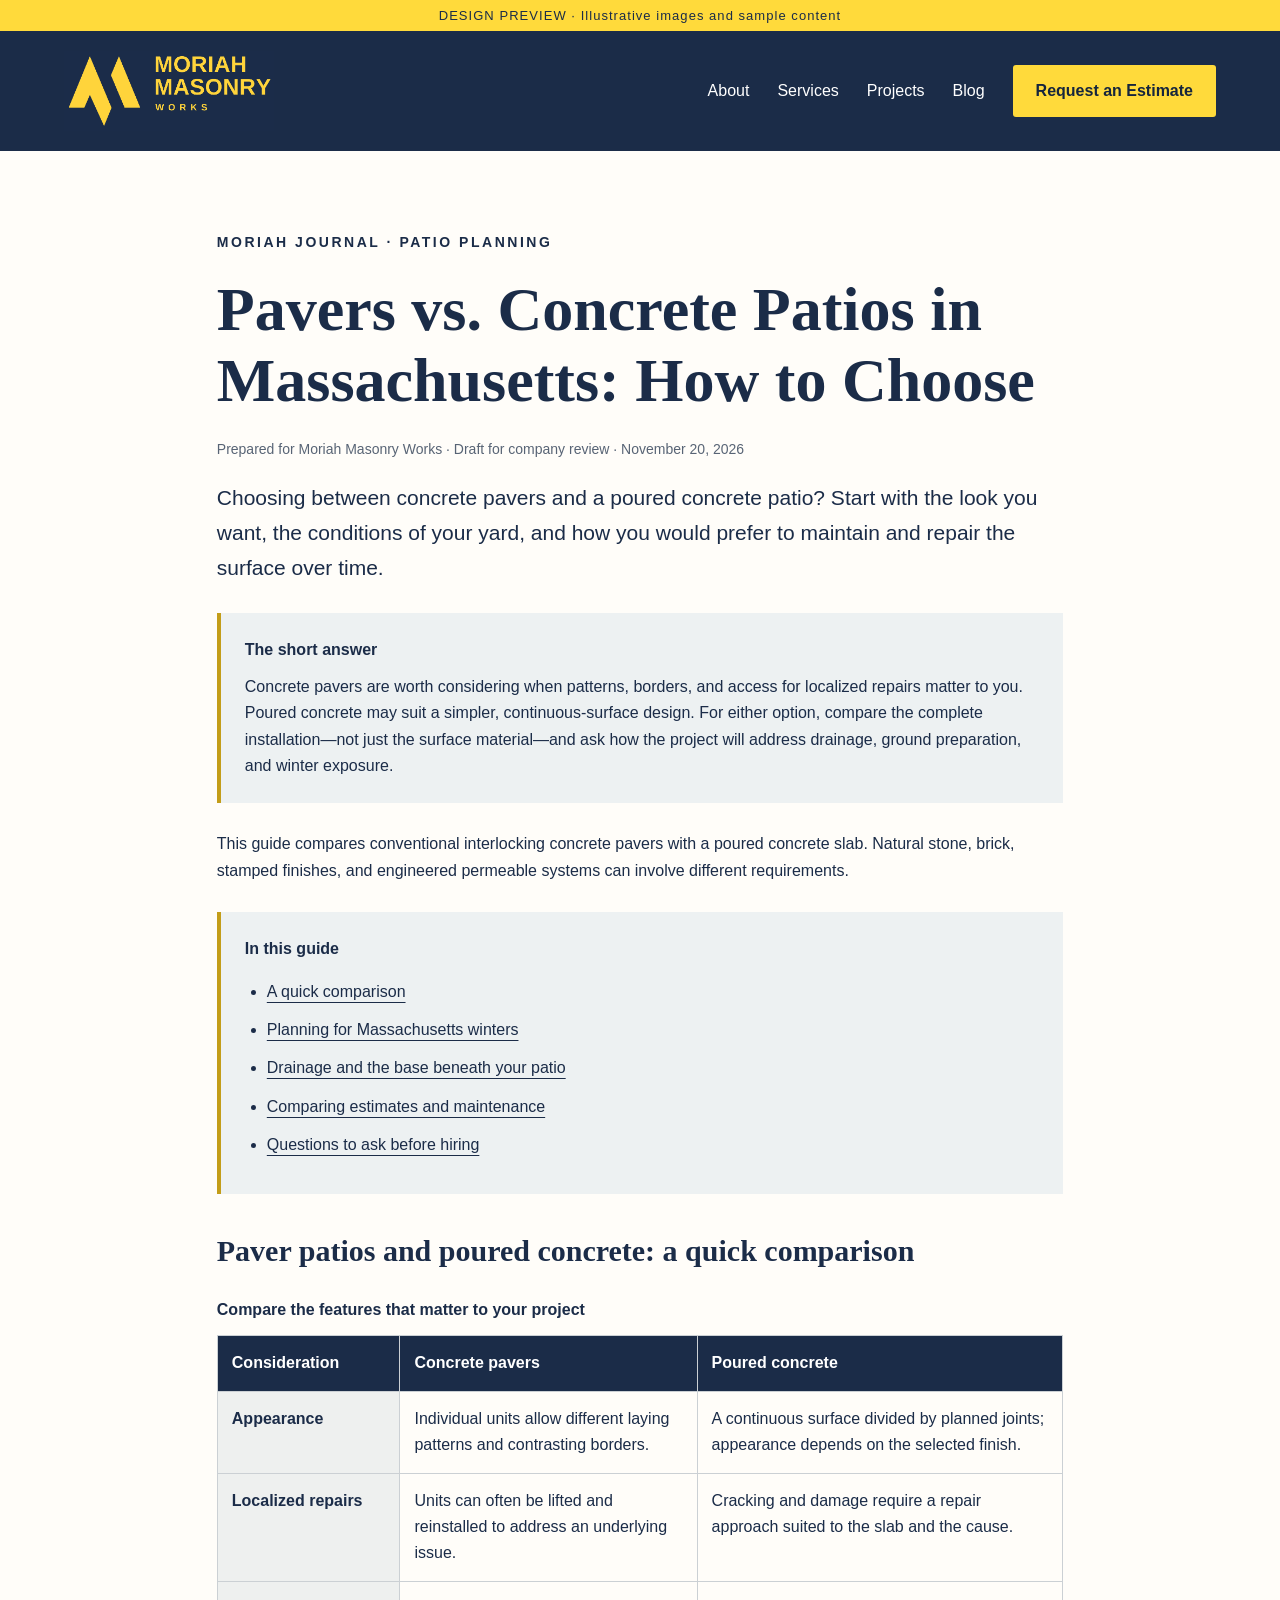
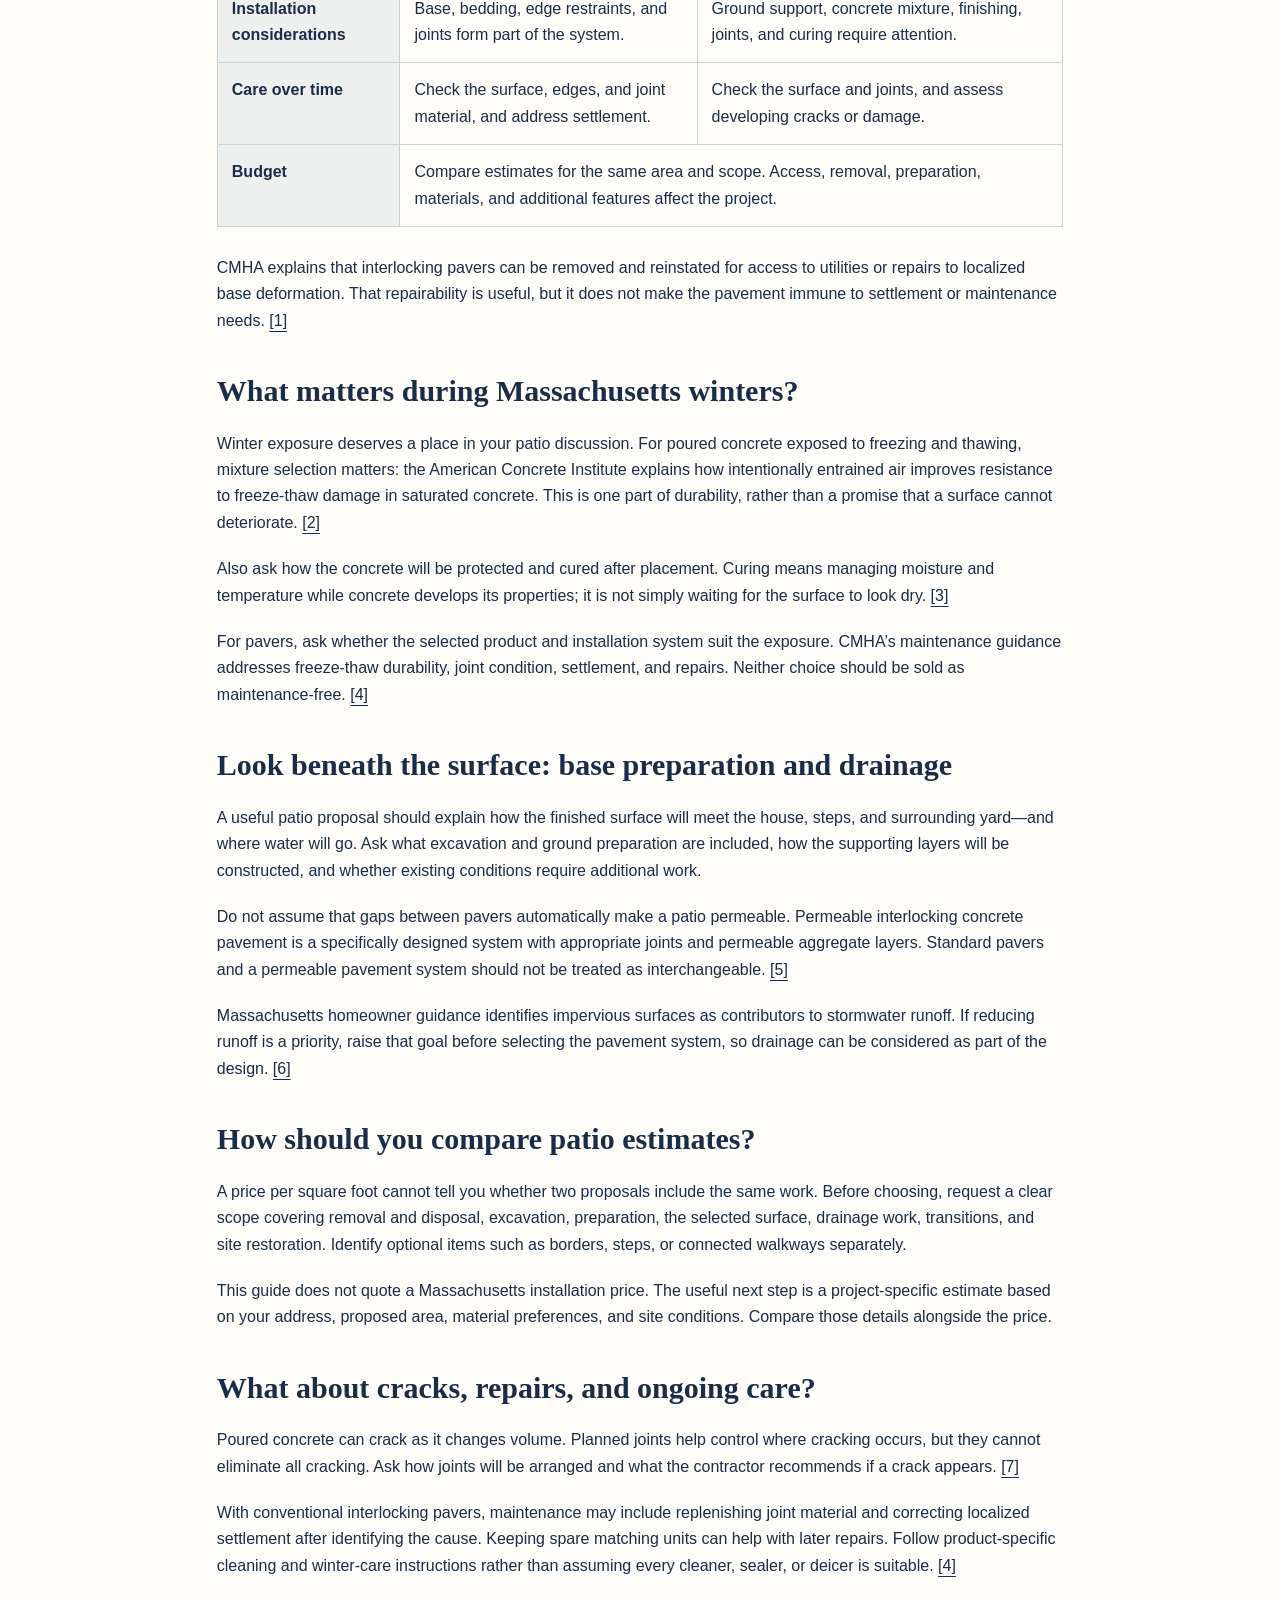
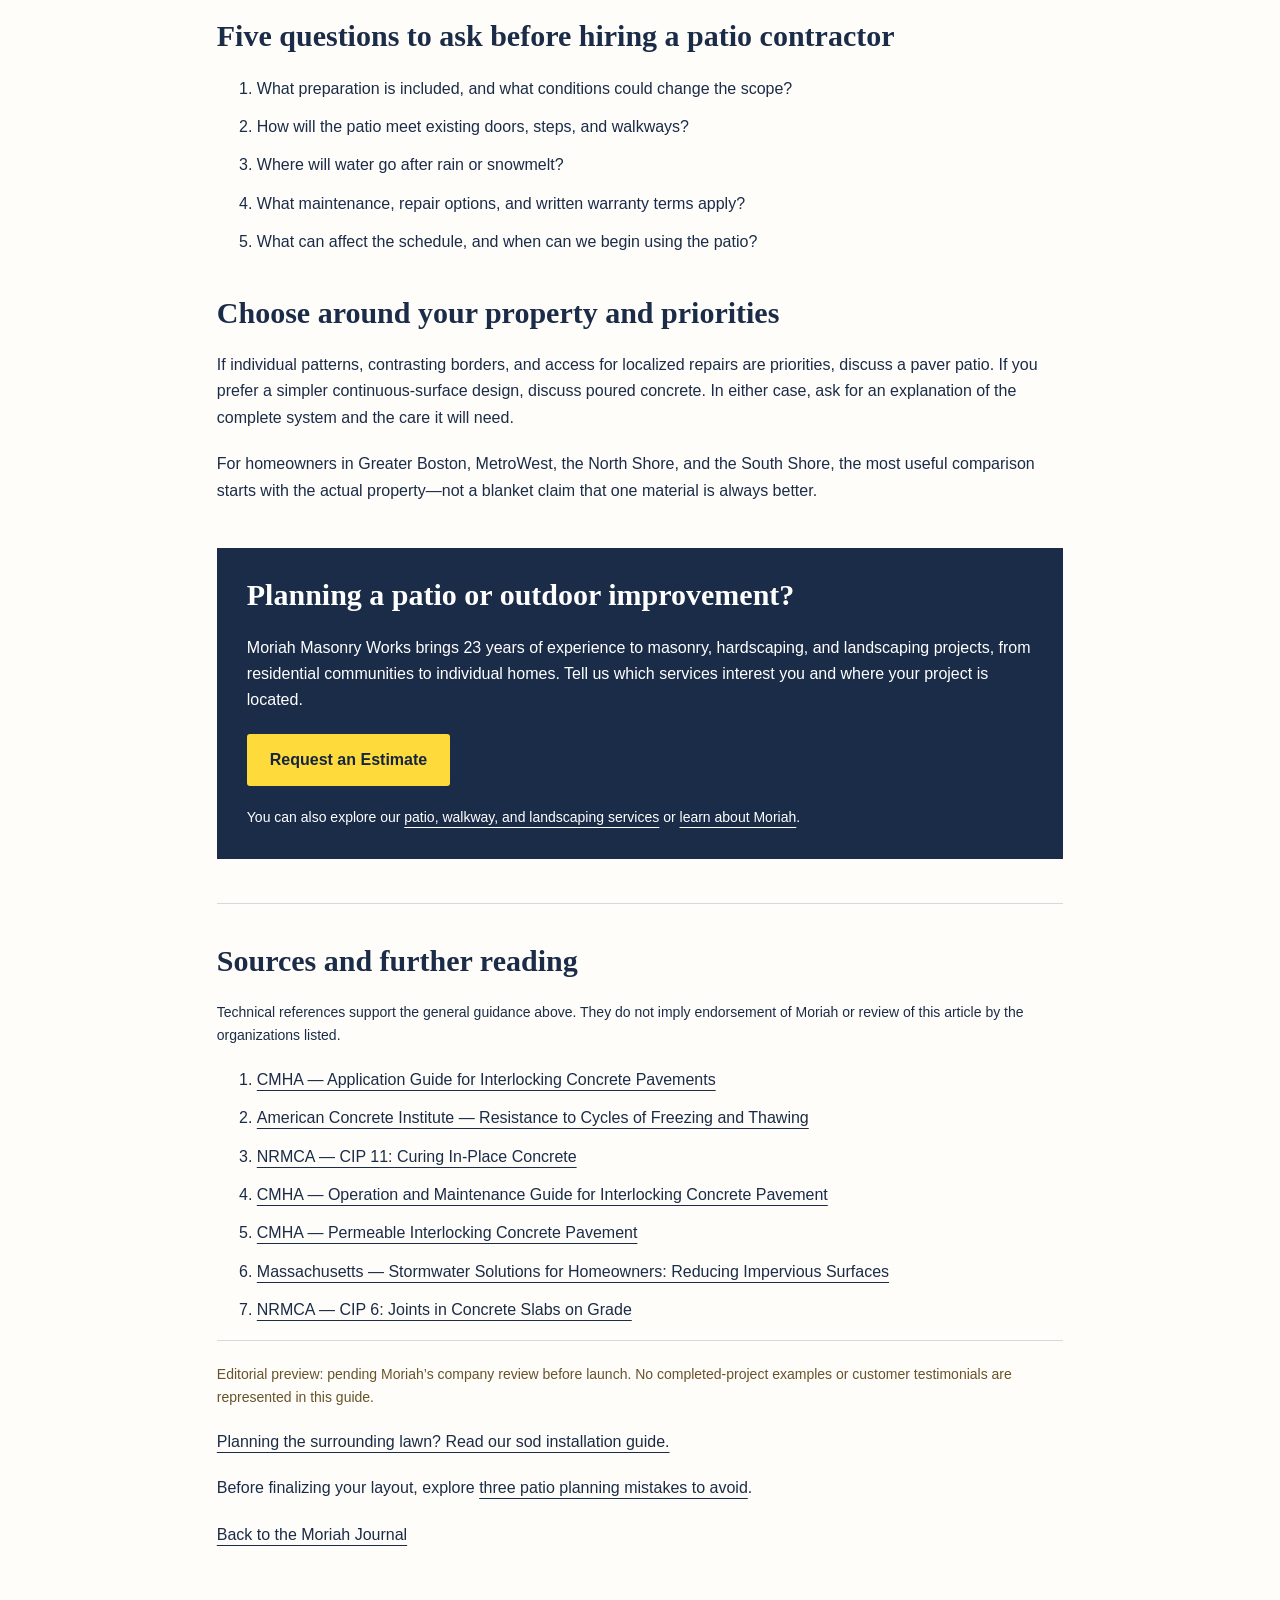
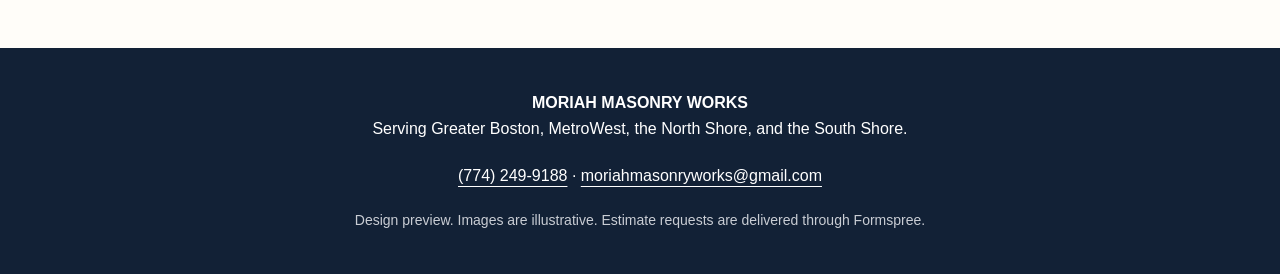
<file: pavers-vs-concrete-patios-massachusetts.html>
<!doctype html><html lang="en"><head><meta charset="utf-8"><meta name="viewport" content="width=device-width,initial-scale=1"><meta name="robots" content="noindex,nofollow"><title>Pavers vs. Concrete Patios in Massachusetts | Moriah</title><meta name="description" content="Compare pavers and poured concrete patios for your Massachusetts home, including winter durability, drainage, repairs and project planning."><link rel="stylesheet" href="styles.css"><meta property="og:title" content="Pavers vs. Concrete Patios in Massachusetts | Moriah"><meta property="og:description" content="Compare pavers and poured concrete patios for your Massachusetts home, including winter durability, drainage, repairs and project planning."><meta property="og:type" content="website"><meta property="og:site_name" content="Moriah Masonry Works"><meta property="og:locale" content="en_US"></head><body><a class="skip" href="#main">Skip to content</a><div class="preview">DESIGN PREVIEW · Illustrative images and sample content</div><header><a class="brand" href="index.html" aria-label="Moriah Masonry Works home"><img src="assets/brand.png" alt="Moriah Masonry Works"></a><button class="menu" aria-expanded="false" aria-controls="nav">Menu</button><nav id="nav"><a href="index.html#about">About</a><a href="index.html#services">Services</a><a href="index.html#projects">Projects</a><a href="blog.html">Blog</a><a class="button" href="index.html#contact">Request an Estimate</a></nav></header><main id="main" class="section article"><article class="journal-post">
<p class="eyebrow">MORIAH JOURNAL · PATIO PLANNING</p>
<h1>Pavers vs. Concrete Patios in Massachusetts: How to Choose</h1>
<p class="article-meta">Prepared for Moriah Masonry Works · Draft for company review · November 20, 2026</p>
<p class="lead">Choosing between concrete pavers and a poured concrete patio? Start with the look you want, the conditions of your yard, and how you would prefer to maintain and repair the surface over time.</p>
<div class="article-summary"><strong>The short answer</strong><p>Concrete pavers are worth considering when patterns, borders, and access for localized repairs matter to you. Poured concrete may suit a simpler, continuous-surface design. For either option, compare the complete installation—not just the surface material—and ask how the project will address drainage, ground preparation, and winter exposure.</p></div>
<p>This guide compares conventional interlocking concrete pavers with a poured concrete slab. Natural stone, brick, stamped finishes, and engineered permeable systems can involve different requirements.</p>
<div class="article-toc" aria-label="Article contents"><strong>In this guide</strong><ul><li><a href="#comparison">A quick comparison</a></li><li><a href="#winter">Planning for Massachusetts winters</a></li><li><a href="#drainage">Drainage and the base beneath your patio</a></li><li><a href="#budget">Comparing estimates and maintenance</a></li><li><a href="#questions">Questions to ask before hiring</a></li></ul></div>
<h2 id="comparison">Paver patios and poured concrete: a quick comparison</h2>
<p class="table-hint">Swipe the table sideways to compare all columns.</p><div class="article-table-wrap" role="region" aria-label="Patio material comparison" tabindex="0"><table class="article-table"><caption>Compare the features that matter to your project</caption><thead><tr><th scope="col">Consideration</th><th scope="col">Concrete pavers</th><th scope="col">Poured concrete</th></tr></thead><tbody><tr><th scope="row">Appearance</th><td>Individual units allow different laying patterns and contrasting borders.</td><td>A continuous surface divided by planned joints; appearance depends on the selected finish.</td></tr><tr><th scope="row">Localized repairs</th><td>Units can often be lifted and reinstalled to address an underlying issue.</td><td>Cracking and damage require a repair approach suited to the slab and the cause.</td></tr><tr><th scope="row">Installation considerations</th><td>Base, bedding, edge restraints, and joints form part of the system.</td><td>Ground support, concrete mixture, finishing, joints, and curing require attention.</td></tr><tr><th scope="row">Care over time</th><td>Check the surface, edges, and joint material, and address settlement.</td><td>Check the surface and joints, and assess developing cracks or damage.</td></tr><tr><th scope="row">Budget</th><td colspan="2">Compare estimates for the same area and scope. Access, removal, preparation, materials, and additional features affect the project.</td></tr></tbody></table></div>
<p>CMHA explains that interlocking pavers can be removed and reinstated for access to utilities or repairs to localized base deformation. That repairability is useful, but it does not make the pavement immune to settlement or maintenance needs. <a href="#source-cmha">[1]</a></p>
<h2 id="winter">What matters during Massachusetts winters?</h2>
<p>Winter exposure deserves a place in your patio discussion. For poured concrete exposed to freezing and thawing, mixture selection matters: the American Concrete Institute explains how intentionally entrained air improves resistance to freeze-thaw damage in saturated concrete. This is one part of durability, rather than a promise that a surface cannot deteriorate. <a href="#source-aci">[2]</a></p>
<p>Also ask how the concrete will be protected and cured after placement. Curing means managing moisture and temperature while concrete develops its properties; it is not simply waiting for the surface to look dry. <a href="#source-curing">[3]</a></p>
<p>For pavers, ask whether the selected product and installation system suit the exposure. CMHA’s maintenance guidance addresses freeze-thaw durability, joint condition, settlement, and repairs. Neither choice should be sold as maintenance-free. <a href="#source-maintenance">[4]</a></p>
<h2 id="drainage">Look beneath the surface: base preparation and drainage</h2>
<p>A useful patio proposal should explain how the finished surface will meet the house, steps, and surrounding yard—and where water will go. Ask what excavation and ground preparation are included, how the supporting layers will be constructed, and whether existing conditions require additional work.</p>
<p>Do not assume that gaps between pavers automatically make a patio permeable. Permeable interlocking concrete pavement is a specifically designed system with appropriate joints and permeable aggregate layers. Standard pavers and a permeable pavement system should not be treated as interchangeable. <a href="#source-permeable">[5]</a></p>
<p>Massachusetts homeowner guidance identifies impervious surfaces as contributors to stormwater runoff. If reducing runoff is a priority, raise that goal before selecting the pavement system, so drainage can be considered as part of the design. <a href="#source-mass">[6]</a></p>
<h2 id="budget">How should you compare patio estimates?</h2>
<p>A price per square foot cannot tell you whether two proposals include the same work. Before choosing, request a clear scope covering removal and disposal, excavation, preparation, the selected surface, drainage work, transitions, and site restoration. Identify optional items such as borders, steps, or connected walkways separately.</p>
<p>This guide does not quote a Massachusetts installation price. The useful next step is a project-specific estimate based on your address, proposed area, material preferences, and site conditions. Compare those details alongside the price.</p>
<h2>What about cracks, repairs, and ongoing care?</h2>
<p>Poured concrete can crack as it changes volume. Planned joints help control where cracking occurs, but they cannot eliminate all cracking. Ask how joints will be arranged and what the contractor recommends if a crack appears. <a href="#source-joints">[7]</a></p>
<p>With conventional interlocking pavers, maintenance may include replenishing joint material and correcting localized settlement after identifying the cause. Keeping spare matching units can help with later repairs. Follow product-specific cleaning and winter-care instructions rather than assuming every cleaner, sealer, or deicer is suitable. <a href="#source-maintenance">[4]</a></p>
<h2 id="questions">Five questions to ask before hiring a patio contractor</h2>
<ol><li>What preparation is included, and what conditions could change the scope?</li><li>How will the patio meet existing doors, steps, and walkways?</li><li>Where will water go after rain or snowmelt?</li><li>What maintenance, repair options, and written warranty terms apply?</li><li>What can affect the schedule, and when can we begin using the patio?</li></ol>
<h2>Choose around your property and priorities</h2>
<p>If individual patterns, contrasting borders, and access for localized repairs are priorities, discuss a paver patio. If you prefer a simpler continuous-surface design, discuss poured concrete. In either case, ask for an explanation of the complete system and the care it will need.</p>
<p>For homeowners in Greater Boston, MetroWest, the North Shore, and the South Shore, the most useful comparison starts with the actual property—not a blanket claim that one material is always better.</p>
<aside class="article-cta" aria-labelledby="patio-cta"><h2 id="patio-cta">Planning a patio or outdoor improvement?</h2><p>Moriah Masonry Works brings 23 years of experience to masonry, hardscaping, and landscaping projects, from residential communities to individual homes. Tell us which services interest you and where your project is located.</p><a class="button" href="index.html#contact">Request an Estimate</a><p class="small">You can also explore our <a href="index.html#services">patio, walkway, and landscaping services</a> or <a href="index.html#about">learn about Moriah</a>.</p></aside>
<section class="article-sources" aria-labelledby="sources-title"><h2 id="sources-title">Sources and further reading</h2><p class="small">Technical references support the general guidance above. They do not imply endorsement of Moriah or review of this article by the organizations listed.</p><ol><li id="source-cmha"><a href="https://www.cmha.org/resource/pav-tec-010/">CMHA — Application Guide for Interlocking Concrete Pavements</a></li><li id="source-aci"><a href="https://www.concrete.org/frequentlyaskedquestions.aspx?faqid=658">American Concrete Institute — Resistance to Cycles of Freezing and Thawing</a></li><li id="source-curing"><a href="https://www.nrmca.org/wp-content/uploads/2021/01/11pr.pdf">NRMCA — CIP 11: Curing In-Place Concrete</a></li><li id="source-maintenance"><a href="https://www.cmha.org/resource/pav-tec-006/">CMHA — Operation and Maintenance Guide for Interlocking Concrete Pavement</a></li><li id="source-permeable"><a href="https://www.cmha.org/resource/pav-gsp-016/">CMHA — Permeable Interlocking Concrete Pavement</a></li><li id="source-mass"><a href="https://www.mass.gov/info-details/stormwater-solutions-for-homeowners-fact-sheet-reducing-impervious-surfaces">Massachusetts — Stormwater Solutions for Homeowners: Reducing Impervious Surfaces</a></li><li id="source-joints"><a href="https://www.nrmca.org/wp-content/uploads/2021/01/06pr.pdf">NRMCA — CIP 6: Joints in Concrete Slabs on Grade</a></li></ol></section>
<p class="article-editorial-note small">Editorial preview: pending Moriah’s company review before launch. No completed-project examples or customer testimonials are represented in this guide.</p>
<p><a href="sod-installation-massachusetts.html">Planning the surrounding lawn? Read our sod installation guide.</a></p><p>Before finalizing your layout, explore <a href="patio-planning-mistakes-massachusetts.html">three patio planning mistakes to avoid</a>.</p><p><a href="blog.html">Back to the Moriah Journal</a></p></article>
</main><footer><strong>MORIAH MASONRY WORKS</strong><p>Serving Greater Boston, MetroWest, the North Shore, and the South Shore.</p><a href="tel:+17742499188">(774) 249-9188</a> · <a href="mailto:moriahmasonryworks@gmail.com">moriahmasonryworks@gmail.com</a><p class="small">Design preview. Images are illustrative. Estimate requests are delivered through Formspree.</p></footer><script src="app.js"></script></body></html>
</file>
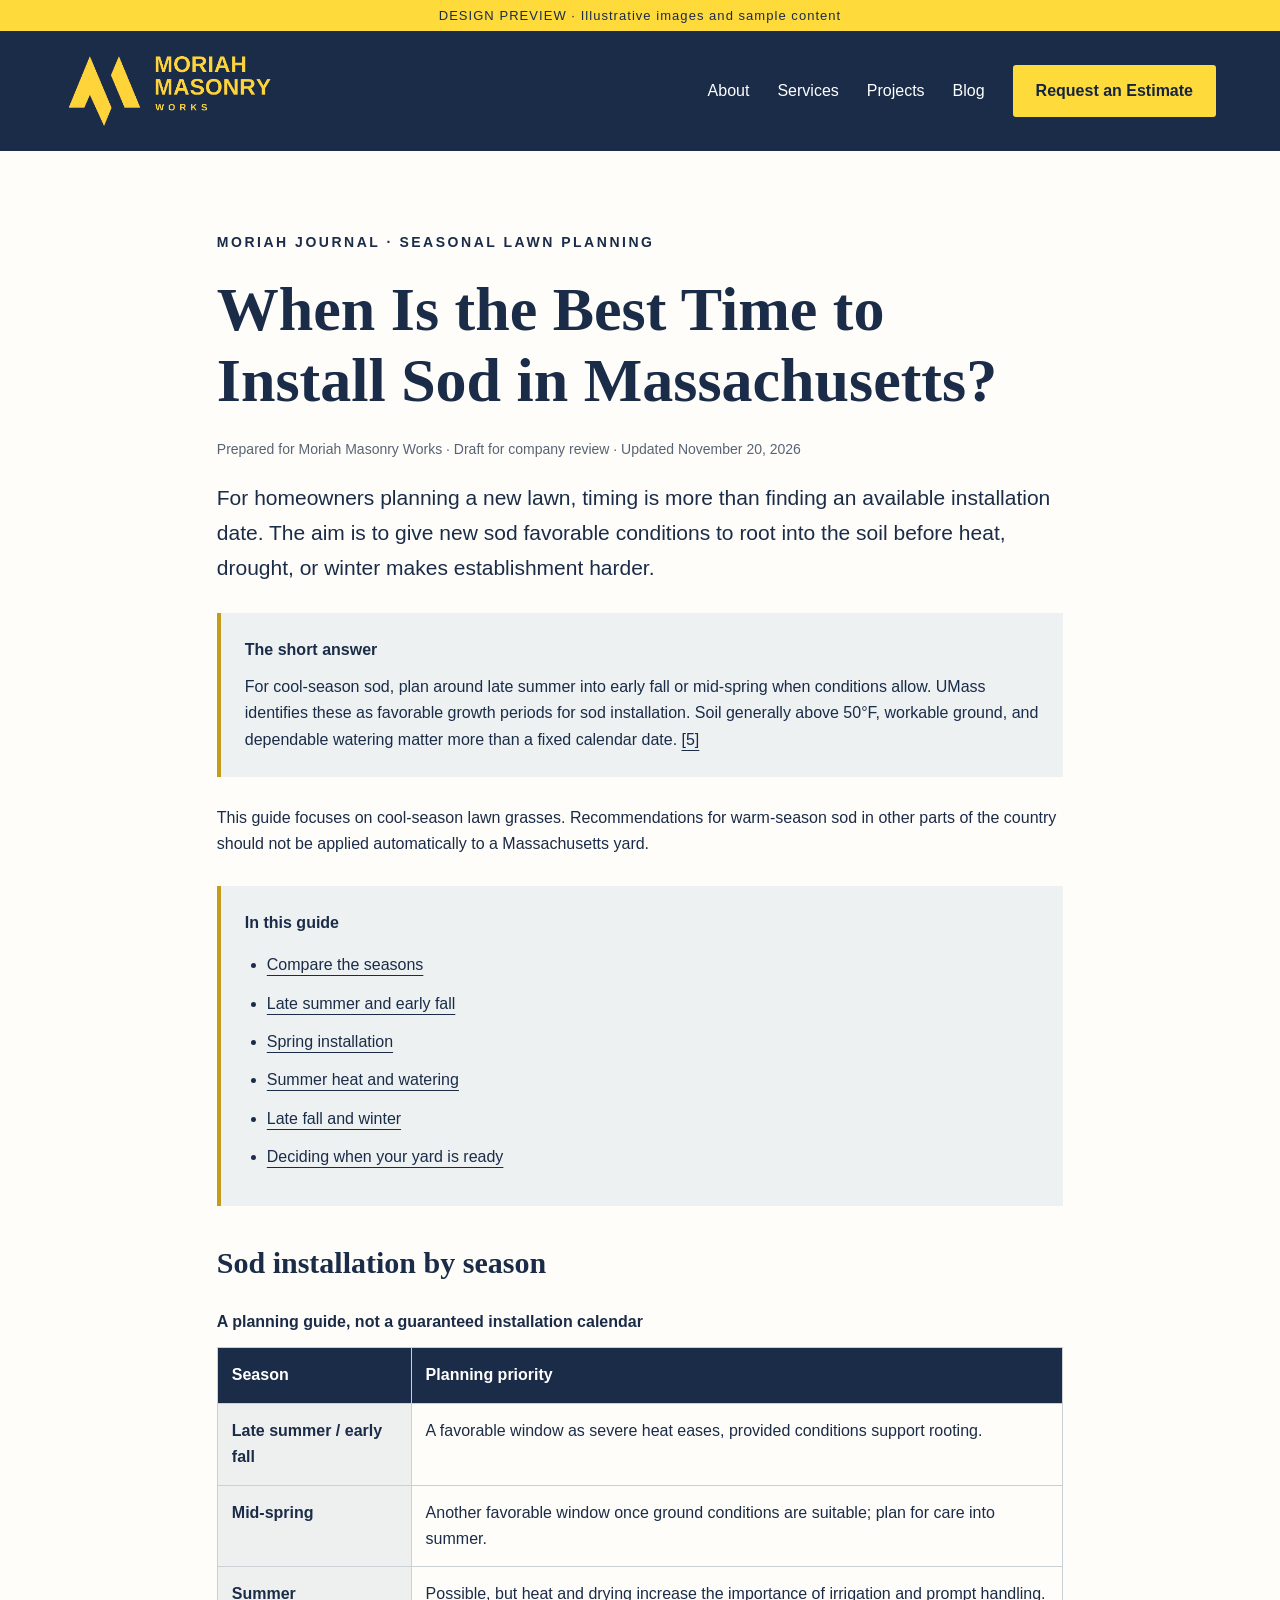
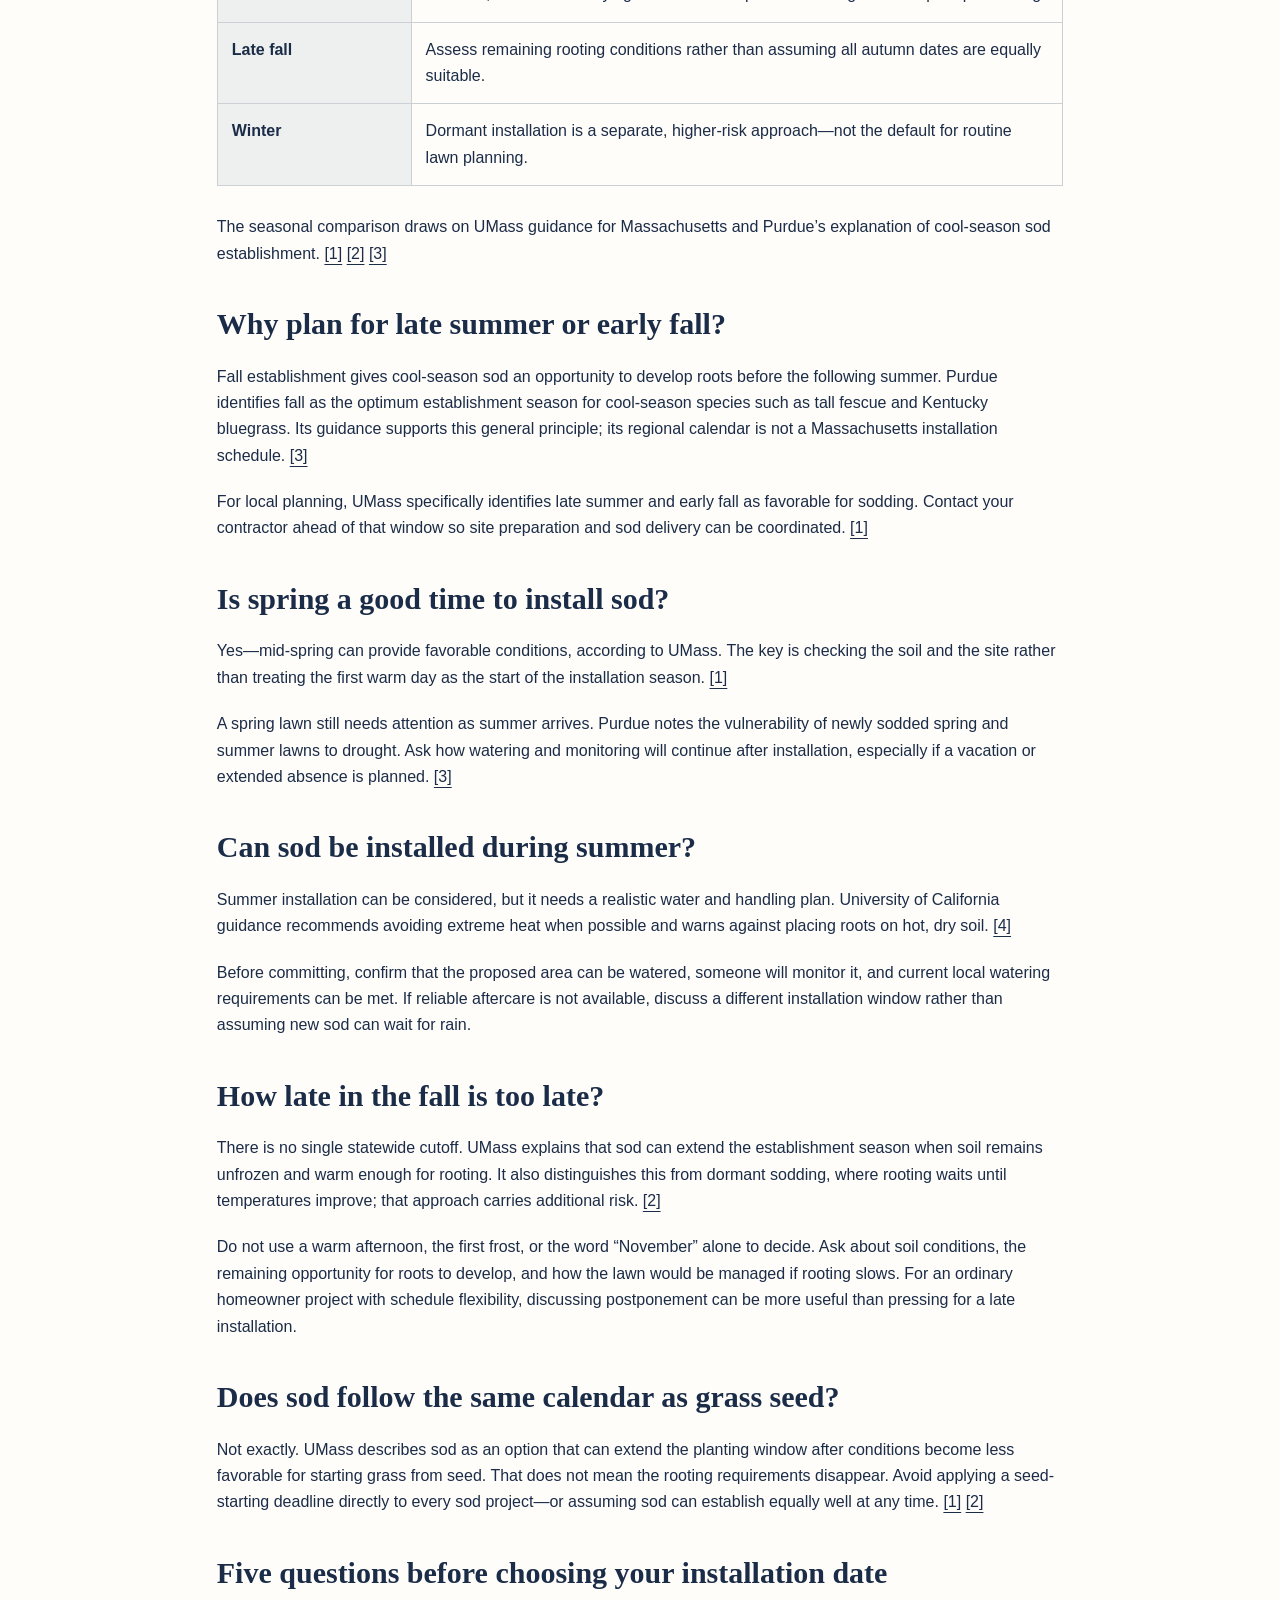
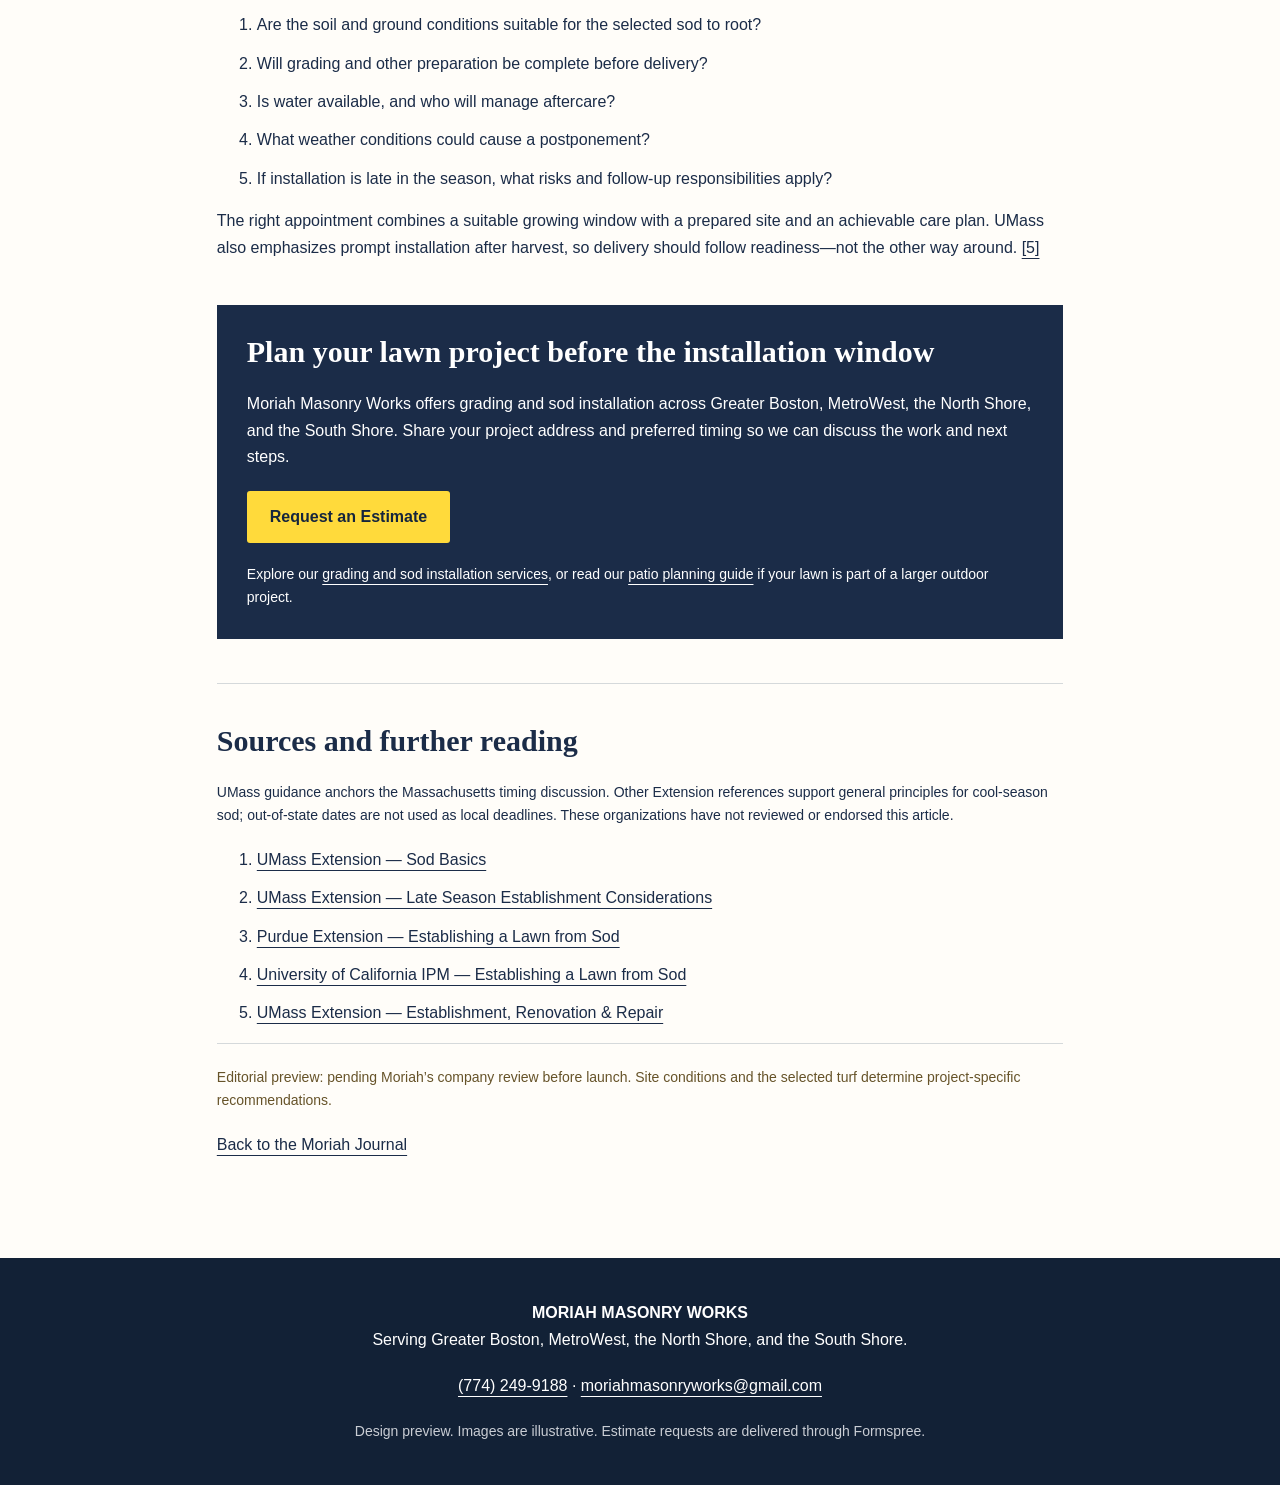
<file: sod-installation-massachusetts.html>
<!doctype html><html lang="en"><head><meta charset="utf-8"><meta name="viewport" content="width=device-width,initial-scale=1"><meta name="robots" content="noindex,nofollow"><title>Best Time to Install Sod in Massachusetts | Moriah</title><meta name="description" content="When should you install sod in Massachusetts? Compare spring, summer and fall, plus soil temperature, watering and late-season considerations."><link rel="stylesheet" href="styles.css"><meta property="og:title" content="Best Time to Install Sod in Massachusetts | Moriah"><meta property="og:description" content="When should you install sod in Massachusetts? Compare spring, summer and fall, plus soil temperature, watering and late-season considerations."><meta property="og:type" content="website"><meta property="og:site_name" content="Moriah Masonry Works"><meta property="og:locale" content="en_US"></head><body><a class="skip" href="#main">Skip to content</a><div class="preview">DESIGN PREVIEW · Illustrative images and sample content</div><header><a class="brand" href="index.html" aria-label="Moriah Masonry Works home"><img src="assets/brand.png" alt="Moriah Masonry Works"></a><button class="menu" aria-expanded="false" aria-controls="nav">Menu</button><nav id="nav"><a href="index.html#about">About</a><a href="index.html#services">Services</a><a href="index.html#projects">Projects</a><a href="blog.html">Blog</a><a class="button" href="index.html#contact">Request an Estimate</a></nav></header><main id="main" class="section article"><article class="journal-post">
<p class="eyebrow">MORIAH JOURNAL · SEASONAL LAWN PLANNING</p>
<h1>When Is the Best Time to Install Sod in Massachusetts?</h1>
<p class="article-meta">Prepared for Moriah Masonry Works · Draft for company review · Updated November 20, 2026</p>
<p class="lead">For homeowners planning a new lawn, timing is more than finding an available installation date. The aim is to give new sod favorable conditions to root into the soil before heat, drought, or winter makes establishment harder.</p>
<div class="article-summary"><strong>The short answer</strong><p>For cool-season sod, plan around late summer into early fall or mid-spring when conditions allow. UMass identifies these as favorable growth periods for sod installation. Soil generally above 50°F, workable ground, and dependable watering matter more than a fixed calendar date. <a href="#source-practices">[5]</a></p></div>
<p>This guide focuses on cool-season lawn grasses. Recommendations for warm-season sod in other parts of the country should not be applied automatically to a Massachusetts yard.</p>
<div class="article-toc" aria-label="Article contents"><strong>In this guide</strong><ul><li><a href="#seasons">Compare the seasons</a></li><li><a href="#fall">Late summer and early fall</a></li><li><a href="#spring">Spring installation</a></li><li><a href="#summer">Summer heat and watering</a></li><li><a href="#late-season">Late fall and winter</a></li><li><a href="#ready">Deciding when your yard is ready</a></li></ul></div>
<h2 id="seasons">Sod installation by season</h2>
<p class="table-hint">Swipe the table sideways to compare all columns.</p><div class="article-table-wrap" role="region" aria-label="Seasonal sod installation comparison" tabindex="0"><table class="article-table"><caption>A planning guide, not a guaranteed installation calendar</caption><thead><tr><th scope="col">Season</th><th scope="col">Planning priority</th></tr></thead><tbody><tr><th scope="row">Late summer / early fall</th><td>A favorable window as severe heat eases, provided conditions support rooting.</td></tr><tr><th scope="row">Mid-spring</th><td>Another favorable window once ground conditions are suitable; plan for care into summer.</td></tr><tr><th scope="row">Summer</th><td>Possible, but heat and drying increase the importance of irrigation and prompt handling.</td></tr><tr><th scope="row">Late fall</th><td>Assess remaining rooting conditions rather than assuming all autumn dates are equally suitable.</td></tr><tr><th scope="row">Winter</th><td>Dormant installation is a separate, higher-risk approach—not the default for routine lawn planning.</td></tr></tbody></table></div>
<p>The seasonal comparison draws on UMass guidance for Massachusetts and Purdue’s explanation of cool-season sod establishment. <a href="#source-basics">[1]</a> <a href="#source-late">[2]</a> <a href="#source-purdue">[3]</a></p>
<h2 id="fall">Why plan for late summer or early fall?</h2>
<p>Fall establishment gives cool-season sod an opportunity to develop roots before the following summer. Purdue identifies fall as the optimum establishment season for cool-season species such as tall fescue and Kentucky bluegrass. Its guidance supports this general principle; its regional calendar is not a Massachusetts installation schedule. <a href="#source-purdue">[3]</a></p>
<p>For local planning, UMass specifically identifies late summer and early fall as favorable for sodding. Contact your contractor ahead of that window so site preparation and sod delivery can be coordinated. <a href="#source-basics">[1]</a></p>
<h2 id="spring">Is spring a good time to install sod?</h2>
<p>Yes—mid-spring can provide favorable conditions, according to UMass. The key is checking the soil and the site rather than treating the first warm day as the start of the installation season. <a href="#source-basics">[1]</a></p>
<p>A spring lawn still needs attention as summer arrives. Purdue notes the vulnerability of newly sodded spring and summer lawns to drought. Ask how watering and monitoring will continue after installation, especially if a vacation or extended absence is planned. <a href="#source-purdue">[3]</a></p>
<h2 id="summer">Can sod be installed during summer?</h2>
<p>Summer installation can be considered, but it needs a realistic water and handling plan. University of California guidance recommends avoiding extreme heat when possible and warns against placing roots on hot, dry soil. <a href="#source-uc">[4]</a></p>
<p>Before committing, confirm that the proposed area can be watered, someone will monitor it, and current local watering requirements can be met. If reliable aftercare is not available, discuss a different installation window rather than assuming new sod can wait for rain.</p>
<h2 id="late-season">How late in the fall is too late?</h2>
<p>There is no single statewide cutoff. UMass explains that sod can extend the establishment season when soil remains unfrozen and warm enough for rooting. It also distinguishes this from dormant sodding, where rooting waits until temperatures improve; that approach carries additional risk. <a href="#source-late">[2]</a></p>
<p>Do not use a warm afternoon, the first frost, or the word “November” alone to decide. Ask about soil conditions, the remaining opportunity for roots to develop, and how the lawn would be managed if rooting slows. For an ordinary homeowner project with schedule flexibility, discussing postponement can be more useful than pressing for a late installation.</p>
<h2>Does sod follow the same calendar as grass seed?</h2>
<p>Not exactly. UMass describes sod as an option that can extend the planting window after conditions become less favorable for starting grass from seed. That does not mean the rooting requirements disappear. Avoid applying a seed-starting deadline directly to every sod project—or assuming sod can establish equally well at any time. <a href="#source-basics">[1]</a> <a href="#source-late">[2]</a></p>
<h2 id="ready">Five questions before choosing your installation date</h2>
<ol><li>Are the soil and ground conditions suitable for the selected sod to root?</li><li>Will grading and other preparation be complete before delivery?</li><li>Is water available, and who will manage aftercare?</li><li>What weather conditions could cause a postponement?</li><li>If installation is late in the season, what risks and follow-up responsibilities apply?</li></ol>
<p>The right appointment combines a suitable growing window with a prepared site and an achievable care plan. UMass also emphasizes prompt installation after harvest, so delivery should follow readiness—not the other way around. <a href="#source-practices">[5]</a></p>
<aside class="article-cta" aria-labelledby="sod-cta"><h2 id="sod-cta">Plan your lawn project before the installation window</h2><p>Moriah Masonry Works offers grading and sod installation across Greater Boston, MetroWest, the North Shore, and the South Shore. Share your project address and preferred timing so we can discuss the work and next steps.</p><a class="button" href="index.html#contact">Request an Estimate</a><p class="small">Explore our <a href="index.html#services">grading and sod installation services</a>, or read our <a href="pavers-vs-concrete-patios-massachusetts.html">patio planning guide</a> if your lawn is part of a larger outdoor project.</p></aside>
<section class="article-sources" aria-labelledby="sources-title"><h2 id="sources-title">Sources and further reading</h2><p class="small">UMass guidance anchors the Massachusetts timing discussion. Other Extension references support general principles for cool-season sod; out-of-state dates are not used as local deadlines. These organizations have not reviewed or endorsed this article.</p><ol><li id="source-basics"><a href="https://www.umass.edu/agriculture-food-environment/turf/management-updates-october-4-2013">UMass Extension — Sod Basics</a></li><li id="source-late"><a href="https://www.umass.edu/agriculture-food-environment/turf/fact-sheets/late-season-establishment-considerations">UMass Extension — Late Season Establishment Considerations</a></li><li id="source-purdue"><a href="https://www.extension.purdue.edu/extmedia/ay/ay-28-w.pdf">Purdue Extension — Establishing a Lawn from Sod</a></li><li id="source-uc"><a href="https://ipm.ucanr.edu/TOOLS/TURF/SITEPREP/sod.html">University of California IPM — Establishing a Lawn from Sod</a></li><li id="source-practices"><a href="https://www.umass.edu/agriculture-food-environment/turf/best-management-practices-bmps-for-lawn-landscape-turf/5-establishment-renovation-repair">UMass Extension — Establishment, Renovation &amp; Repair</a></li></ol></section>
<p class="article-editorial-note small">Editorial preview: pending Moriah’s company review before launch. Site conditions and the selected turf determine project-specific recommendations.</p><p><a href="blog.html">Back to the Moriah Journal</a></p>
</article>
</main><footer><strong>MORIAH MASONRY WORKS</strong><p>Serving Greater Boston, MetroWest, the North Shore, and the South Shore.</p><a href="tel:+17742499188">(774) 249-9188</a> · <a href="mailto:moriahmasonryworks@gmail.com">moriahmasonryworks@gmail.com</a><p class="small">Design preview. Images are illustrative. Estimate requests are delivered through Formspree.</p></footer><script src="app.js"></script></body></html>
</file>
<file: styles.css>
*{box-sizing:border-box}html{scroll-behavior:smooth;scroll-padding-top:30px}body{margin:0;color:#1b2c48;background:#fffdf9;font:16px/1.65 Arial,sans-serif}h1,h2,h3{font-family:Georgia,serif;line-height:1.15;margin:0 0 22px}h1{font-size:clamp(44px,5.3vw,78px)}h2{font-size:clamp(32px,3.3vw,48px)}h3{font-size:25px}p{margin:0 0 20px}a{color:inherit;text-underline-offset:5px}button,input{font:inherit}a:focus-visible,button:focus-visible,input:focus-visible{outline:3px solid #c17e00;outline-offset:4px}.preview{background:#ffda3b;color:#1b2c48;text-align:center;font-size:13px;padding:5px 12px;letter-spacing:.08em}header{background:#1b2c48;display:flex;align-items:center;justify-content:space-between;padding:20px max(5vw,20px);gap:24px;color:white}.brand{display:block;width:210px;height:76px;overflow:hidden;position:relative;flex-shrink:0}.brand img{position:absolute;width:315px;max-width:none;left:-52px;top:-56px}nav{display:flex;align-items:center;gap:28px}nav a{text-decoration:none;font-size:16px}.button{display:inline-block;background:#ffda3b;color:#15253d;padding:13px 23px;border:0;border-radius:3px;font-weight:700;text-decoration:none;cursor:pointer}.button:hover{background:#ffe66b}.menu{display:none}.hero{height:590px;position:relative;overflow:hidden;background:#10243a}.heroimage{position:absolute;inset:0;overflow:hidden}.heroimage img{position:absolute;width:140%;height:auto;max-width:none;top:-24%;left:-39%}.hero:after{content:'';position:absolute;inset:0;background:linear-gradient(90deg,rgba(9,27,44,.97),rgba(9,27,44,.65) 38%,transparent 75%)}.herocopy{position:relative;z-index:1;color:white;padding:62px max(6vw,24px);max-width:690px}.herocopy p:not(.eyebrow){font-family:Georgia,serif;font-size:23px;max-width:440px}.eyebrow{font-size:14px;font-weight:700;letter-spacing:.18em;margin-bottom:20px}.hero .eyebrow,.about .eyebrow,.contact .eyebrow{color:#ffda3b}.rule{display:block;width:70px;height:4px;background:#ffda3b;margin-bottom:24px}.proof{padding:25px 6vw;display:flex;justify-content:space-between;gap:22px;background:#f2ede4;border-bottom:1px solid #dfd9ce}.section{padding:80px max(6vw,24px)}.sectionhead{text-align:center;max-width:850px;margin:0 auto 42px}.services{display:grid;grid-template-columns:repeat(3,1fr);gap:28px}.service{background:white;border:1px solid #e5e1da}.photo{position:relative;overflow:hidden;aspect-ratio:1.5;background:#d9dfd5}.photo img{position:absolute;max-width:none;object-fit:fill}.cardbody{padding:25px}.cardbody p{font-size:16px}.cardbody a{font-size:14px;font-weight:bold}.small{font-size:14px}.center{text-align:center;margin:26px 0 0}.projects{background:#f2ede4;display:grid;grid-template-columns:1fr 1.5fr;gap:55px;align-items:center}.projectphotos{display:grid;grid-template-columns:1fr 1fr;gap:20px}.projectphotos .photo{aspect-ratio:.8}.about{background:#1b2c48;color:white;display:grid;grid-template-columns:1fr 1.2fr;gap:70px}.reviews{display:grid;grid-template-columns:repeat(3,1fr);gap:25px}.reviews figure{margin:0;border-top:3px solid #ffda3b;padding:25px;background:#f3efe8}.reviews figcaption{font-size:14px;color:#6a5730;margin-bottom:20px}.reviews blockquote{margin:0 0 25px;font:22px/1.5 Georgia,serif}.reviews figure p{font-size:14px}.blogsection{background:#f2ede4;display:grid;grid-template-columns:1fr 1fr;gap:70px}.blogsection article{padding-left:35px;border-left:3px solid #ffda3b}.contact{display:grid;grid-template-columns:1fr 1.2fr;gap:60px;background:#1b2c48;color:white}.contact a{overflow-wrap:anywhere}form{background:white;color:#1b2c48;padding:32px}label{display:block;font-size:15px;font-weight:600}input:not([type=checkbox]){display:block;width:100%;padding:12px;border:1px solid #a3aab4;border-radius:2px;margin:6px 0 19px;background:white;color:#17273e;min-width:0}.fields{display:grid;grid-template-columns:1fr 1fr;gap:16px}fieldset{border:0;padding:0;margin:0 0 25px}legend{font-weight:bold;margin-bottom:10px}.checks{display:grid;grid-template-columns:1fr 1fr;gap:10px}.check{font-size:14px;font-weight:400;display:flex;gap:8px;align-items:start}.check input{accent-color:#1b2c48;min-width:17px;min-height:17px}footer{background:#122136;color:white;text-align:center;padding:42px 24px}footer .small{color:#c9cdd4;margin:20px 0 0}.article{max-width:1000px;margin:auto}.article h1{font-size:clamp(36px,5vw,62px)}.article .photo{margin:35px 0}.article h2{font-size:30px;margin-top:40px}.lead{font-size:21px}.skip{position:absolute;left:-9999px}.skip:focus{left:10px;top:10px;z-index:10;background:white;padding:10px}@media(min-width:1600px){.heroimage img{top:-35%}}@media(max-width:1000px){nav{gap:16px}.brand{width:180px}.services{grid-template-columns:repeat(2,1fr)}.about,.contact{gap:32px}.section{padding:60px 5vw}}@media(max-width:760px){header{flex-wrap:wrap;padding:12px 20px}.menu{display:block;background:transparent;border:1px solid #d3dae4;color:white;padding:8px 15px}nav{display:none;width:100%;flex-direction:column;align-items:stretch;padding:15px 0}nav.open{display:flex}.hero{height:570px}.heroimage img{height:170%;width:auto;top:-16%;left:-100%}.hero:after{background:linear-gradient(90deg,rgba(9,27,44,.93),rgba(9,27,44,.35))}.herocopy{padding:60px 25px}.proof{flex-direction:column;gap:8px}.services,.reviews,.about,.projects,.blogsection,.contact{grid-template-columns:1fr}.section{padding:50px 22px}.projectphotos{gap:12px}.blogsection article{padding-left:20px}.checks{grid-template-columns:1fr}.fields{grid-template-columns:1fr;gap:0}form{padding:24px}.brand{height:70px}.article h1{font-size:39px}}@media(prefers-reduced-motion:reduce){html{scroll-behavior:auto}}
/* Project-linked testimonials */
.review-projects{display:grid;grid-template-columns:repeat(3,minmax(0,1fr));gap:25px}
.review-project{border:1px solid #e3ded4;background:#fff;min-width:0}
.comparison{display:grid;grid-template-columns:1fr 1fr;gap:2px;background:#fff}
.comparison-slot{min-width:0;position:relative}
.comparison-label{display:block;background:#1b2c48;color:white;text-align:center;font-size:14px;font-weight:700;letter-spacing:.12em;padding:9px}
.photo-placeholder{min-height:180px;display:flex;flex-direction:column;justify-content:center;align-items:center;text-align:center;padding:16px;background:#e8e9e8;color:#475366;gap:8px}
.photo-placeholder span{font-family:Georgia,serif;font-size:20px}
.photo-placeholder small{font-size:14px;line-height:1.4}
.after-placeholder{background:#edf0e8}
.review-copy{padding:25px}
.sample-label{font-size:12px;letter-spacing:.06em;color:#715b1f;font-weight:700}
.review-copy blockquote{margin:0 0 24px;font:21px/1.5 Georgia,serif}
.review-project-title{font-weight:bold;margin:0 0 4px}
.review-copy .small{margin:0;color:#536074}
@media(max-width:1000px){.review-projects{grid-template-columns:1fr}.photo-placeholder{min-height:210px}}
@media(max-width:760px){.comparison{grid-template-columns:1fr}.photo-placeholder{min-height:170px}}

/* Accommodate the approved descriptive introduction at every screen size. */
.hero{height:auto;min-height:590px}.herocopy{max-width:800px;padding-top:48px;padding-bottom:48px}.herocopy h1{font-size:clamp(36px,4vw,56px)}.herocopy p:not(.eyebrow){font:18px/1.6 Arial,sans-serif;max-width:630px}.herocopy p.heroarea{font-size:16px}@media(max-width:760px){.hero{height:auto;min-height:570px}.herocopy{padding:40px 25px}.herocopy h1{font-size:38px}}

/* Project portfolio: replace marked placeholders with verified project content. */
.portfolio{background:#f2ede4}.portfolio-notice{color:#665329}.portfolio-grid{display:grid;grid-template-columns:repeat(3,minmax(0,1fr));gap:28px}.portfolio-card{background:white;border:1px solid #e5e1da;min-width:0}.portfolio-photo{aspect-ratio:4/3;background:#e3e7e6;display:flex;flex-direction:column;align-items:center;justify-content:center;text-align:center;padding:24px;gap:8px;color:#475366}.portfolio-photo span{font:25px/1.3 Georgia,serif}.portfolio-photo small{font-size:14px}.portfolio-copy{padding:25px}.portfolio-draft{font-size:14px;color:#715b1f;letter-spacing:.06em;font-weight:bold}.portfolio-copy h3{font-size:26px;overflow-wrap:break-word}.portfolio-copy dl{margin:0 0 22px}.portfolio-copy dl div{margin:0 0 16px}.portfolio-copy dt{font-weight:bold}.portfolio-copy dd{margin:4px 0 0}.portfolio-copy .small{margin-bottom:0;color:#536074}@media(max-width:1000px){.portfolio-grid{grid-template-columns:repeat(2,minmax(0,1fr))}}@media(max-width:760px){.portfolio-grid{grid-template-columns:1fr}}

/* Research-backed journal layout */
.journal-post{max-width:820px;margin:auto}.article-meta{font-size:14px;color:#586475}.article-summary,.article-toc{padding:24px;background:#edf1f2;border-left:4px solid #c39d19;margin:28px 0}.article-summary p{margin:10px 0 0}.article-toc ul{margin-bottom:0;padding-left:22px}.article-toc li{margin:6px 0}.article-table-wrap{overflow-x:auto;margin:28px 0}.article-table{border-collapse:collapse;width:100%;min-width:550px;font-size:16px}.article-table caption{text-align:left;font-weight:bold;margin-bottom:12px}.article-table th,.article-table td{border:1px solid #cbd0d4;padding:14px;text-align:left;vertical-align:top}.article-table thead{background:#1b2c48;color:white}.article-table tbody th{background:#eef0ef}.journal-post li{margin-bottom:12px}.article-cta{padding:30px;background:#1b2c48;color:white;margin:44px 0}.article-cta h2{margin-top:0}.article-cta .small{margin:20px 0 0}.article-sources{border-top:1px solid #d5d9db;margin-top:40px}.article-sources a{overflow-wrap:anywhere}.article-editorial-note{padding-top:22px;border-top:1px solid #d5d9db;color:#665329}@media(max-width:760px){.article h1{font-size:36px;overflow-wrap:break-word}.article-summary,.article-toc,.article-cta{padding:20px}.journal-post .lead{font-size:20px}}

.journal-index{max-width:1200px;margin:auto}.journal-index h1{font-size:clamp(36px,5vw,58px)}.journal-grid{display:grid;grid-template-columns:repeat(2,minmax(0,1fr));gap:28px}.journal-card{padding:30px;background:#f2ede4;border-top:4px solid #d1aa21;min-width:0}.journal-card h2{font-size:30px}.journal-card h2 a{text-decoration:none}.journal-card h2 a:hover{text-decoration:underline}@media(max-width:760px){.journal-grid{grid-template-columns:1fr}.journal-card{padding:24px}}

/* Keep navigation usable on tablets and narrow desktop windows. */
@media(max-width:1050px){header{flex-wrap:wrap;padding:12px 20px}.menu{display:block;background:transparent;border:1px solid #d3dae4;color:white;padding:8px 15px;min-height:44px}nav{display:none;width:100%;flex-direction:column;align-items:stretch;padding:15px 0;gap:8px}nav.open{display:flex}nav a{padding:10px 0;min-height:44px}nav .button{padding:13px 23px;text-align:center}.brand{width:180px}}
.services>*,.about>*,.contact>*,.fields>*,.blogsection>*{min-width:0}
.journal-post,.article-table-wrap{min-width:0;max-width:100%}
.article-table-wrap:focus-visible{outline:3px solid #c17e00;outline-offset:4px}
.table-hint{display:none}@media(max-width:760px){.table-hint{display:block;font-size:14px;color:#526174;margin-bottom:8px}}
button:disabled{cursor:wait;opacity:.75}

/* Scale the entire logo artwork with its container instead of a fixed crop. */
.brand{width:210px;max-width:calc(100% - 110px);height:auto;aspect-ratio:2.65;flex:0 1 210px;min-width:0}
.brand img{width:145%;height:auto;max-width:none;left:-22%;top:-62%}
@media(max-width:1050px){.brand{width:210px;height:auto;flex-basis:210px}}

/* Optional project details */
textarea{display:block;width:100%;min-width:0;min-height:110px;padding:12px;margin:6px 0 24px;border:1px solid #a3aab4;border-radius:2px;background:white;color:#17273e;font:inherit;resize:vertical}textarea:focus-visible{outline:3px solid #c17e00;outline-offset:4px}textarea::placeholder{color:#646e7c;opacity:1}
</file>
